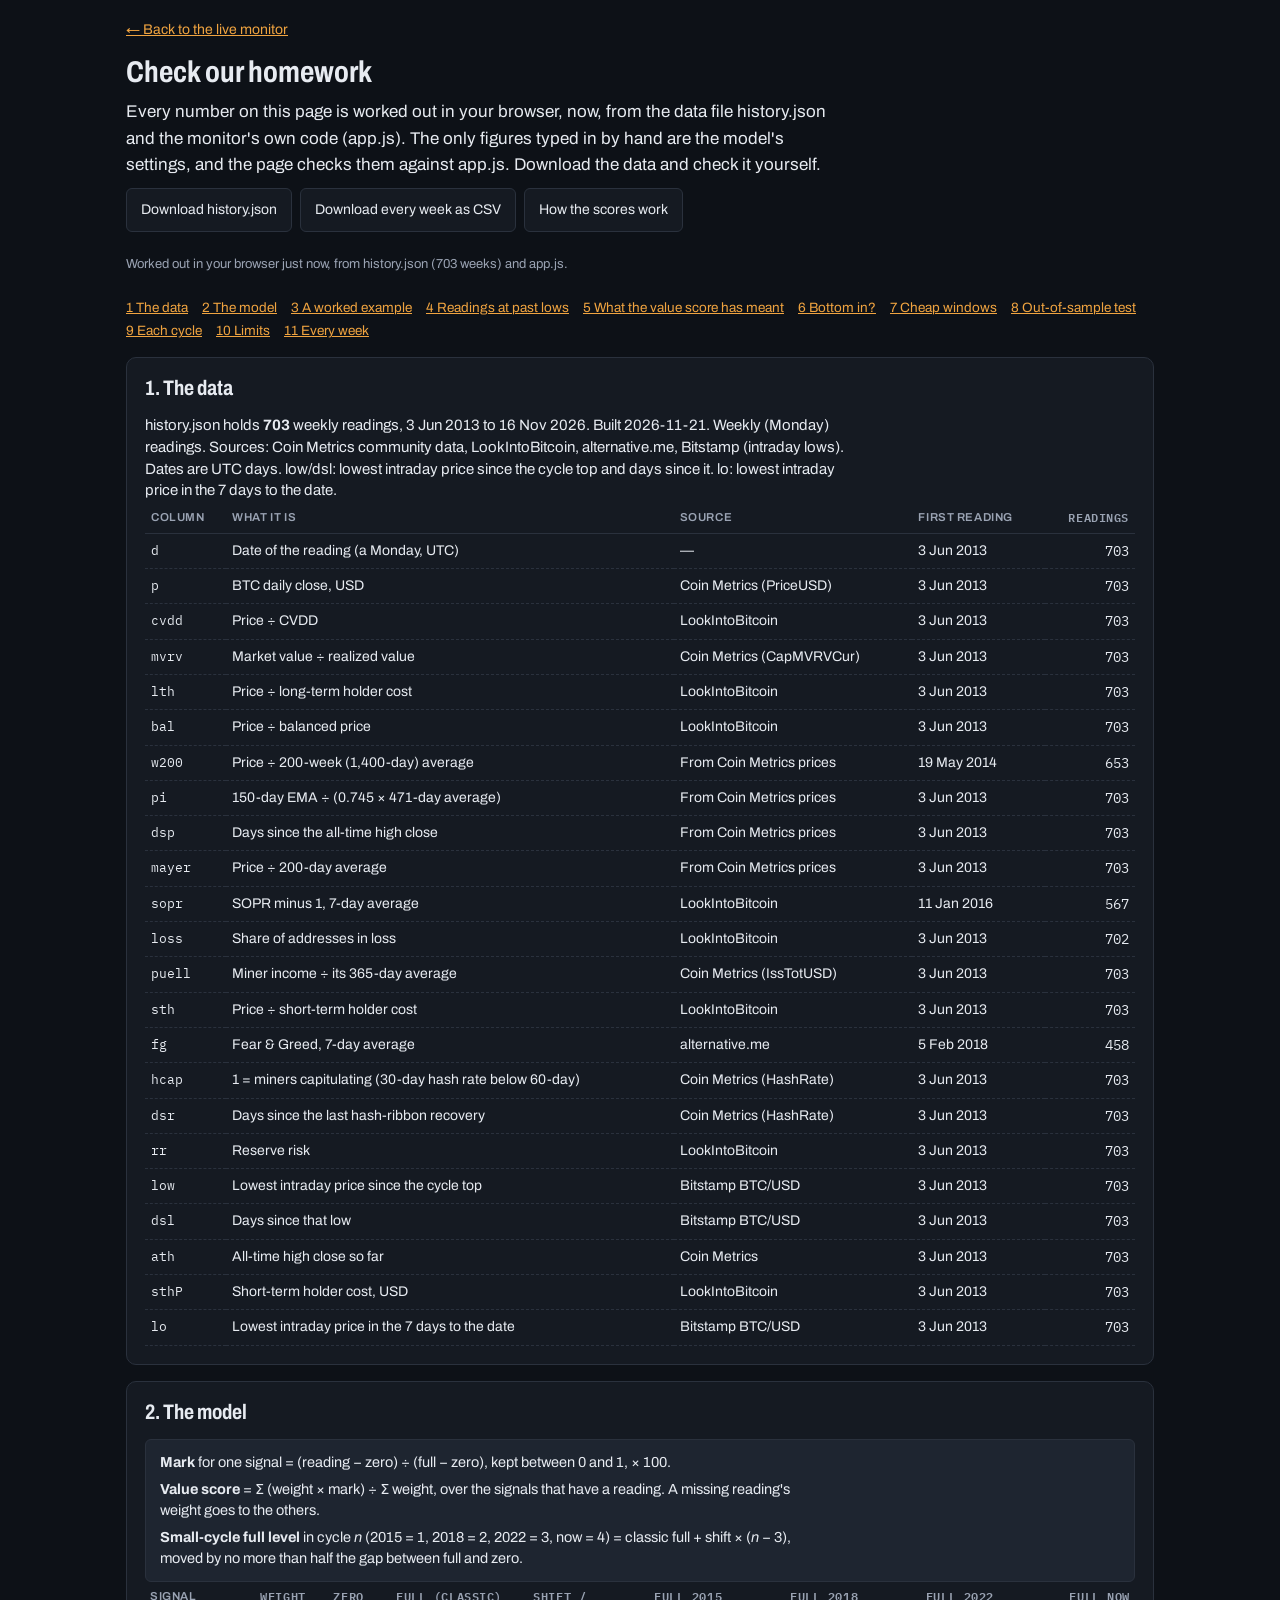
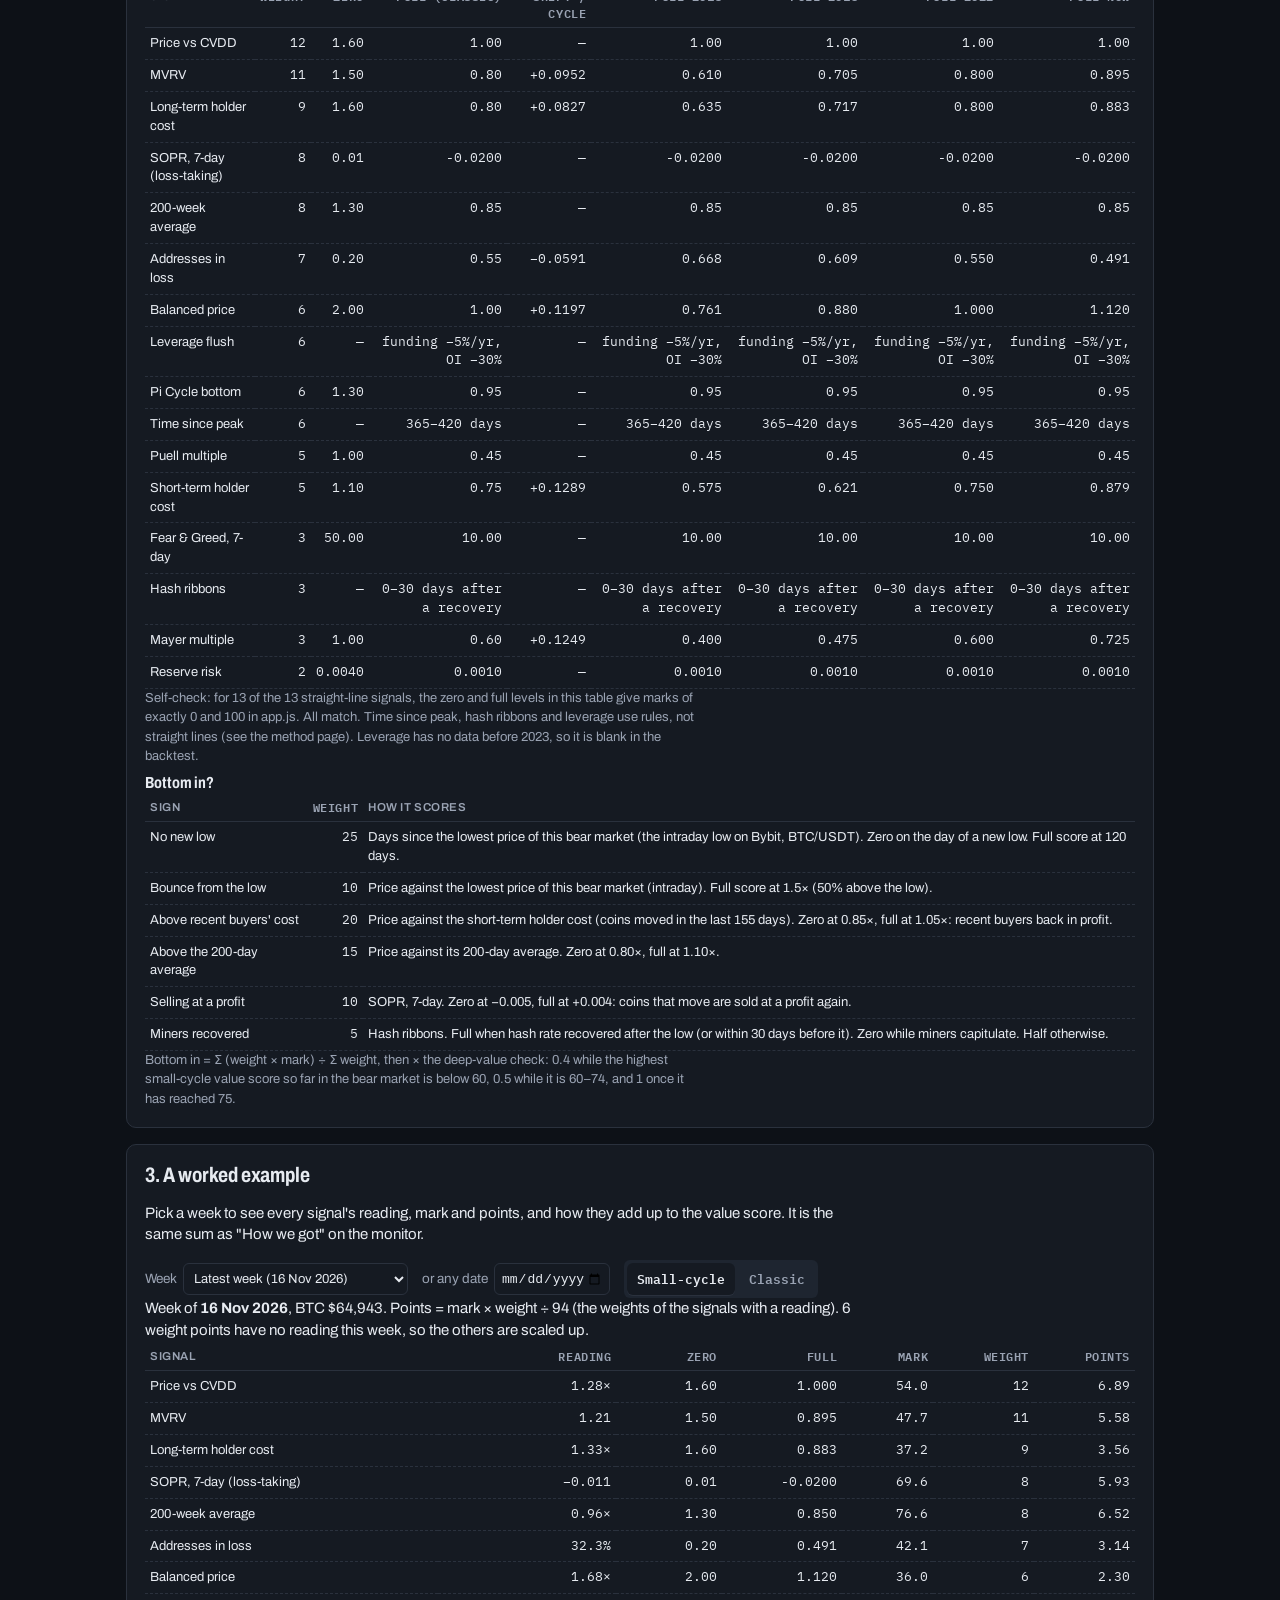
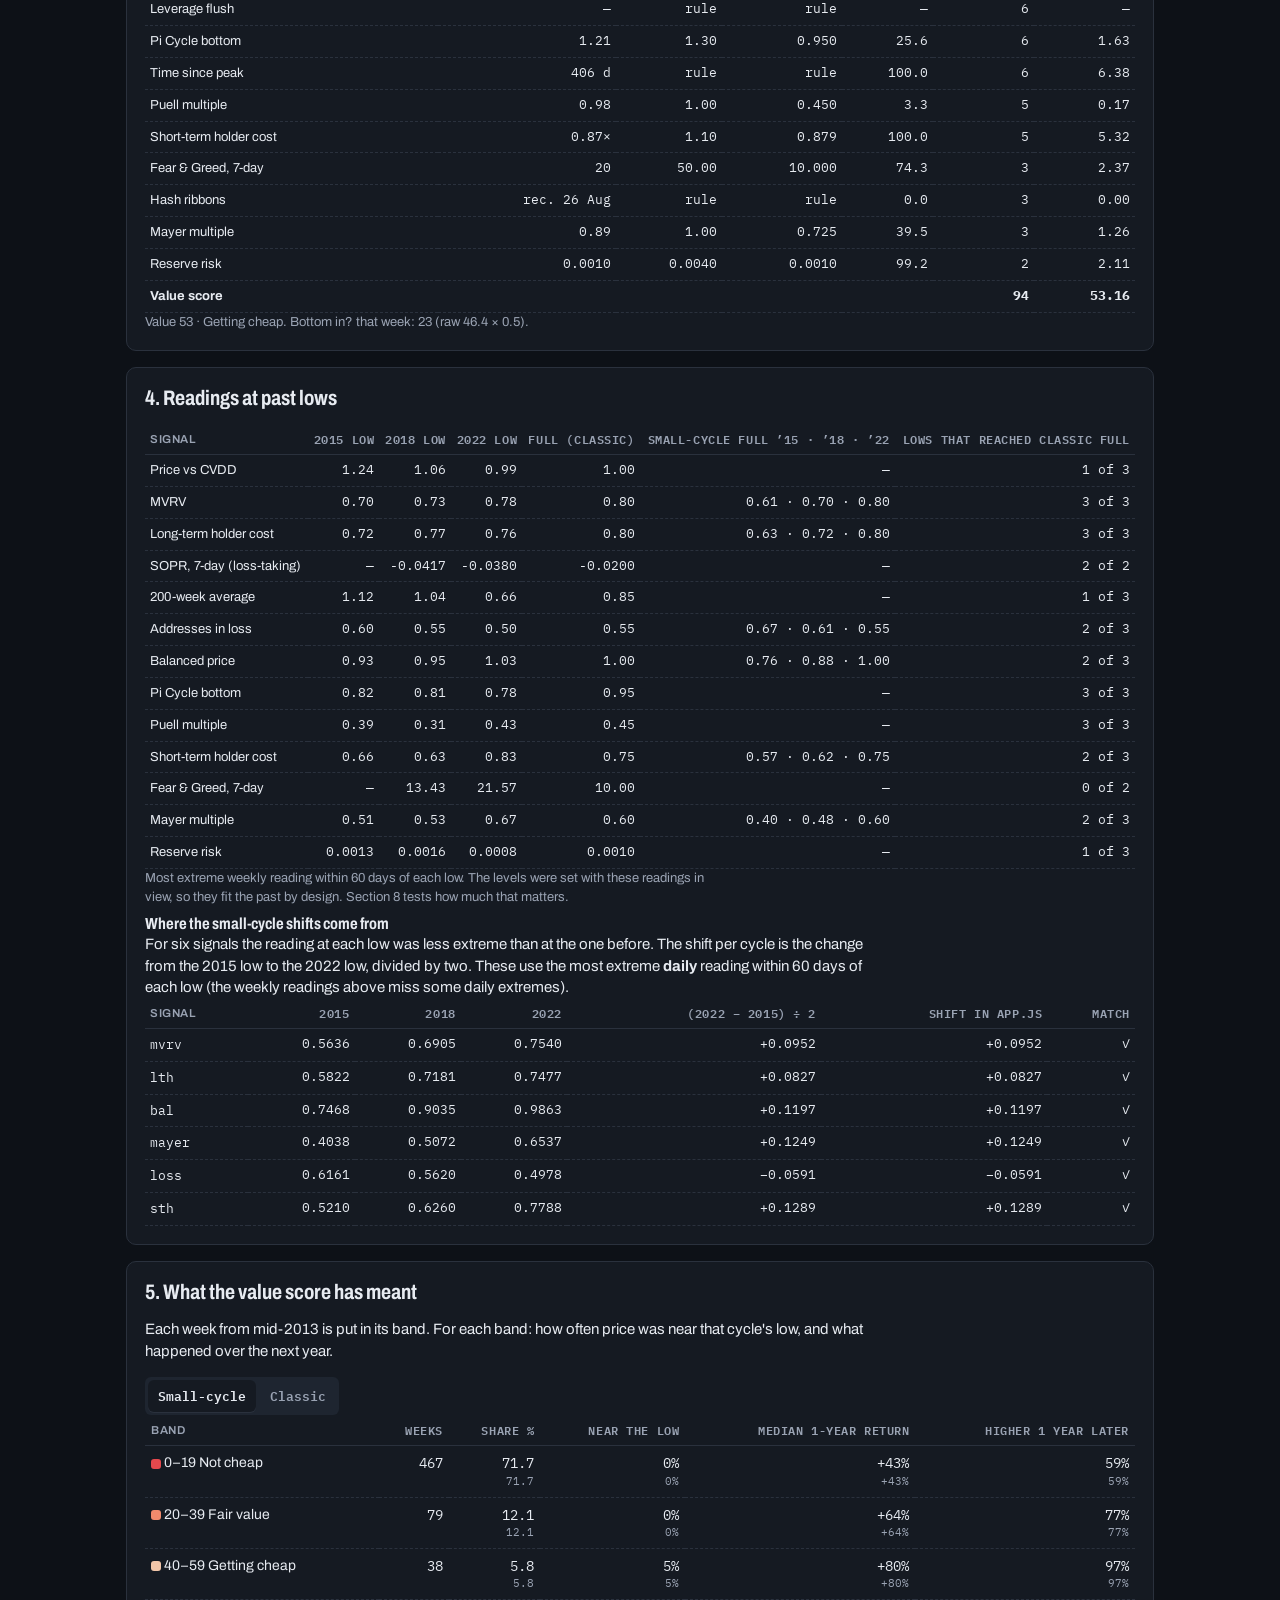
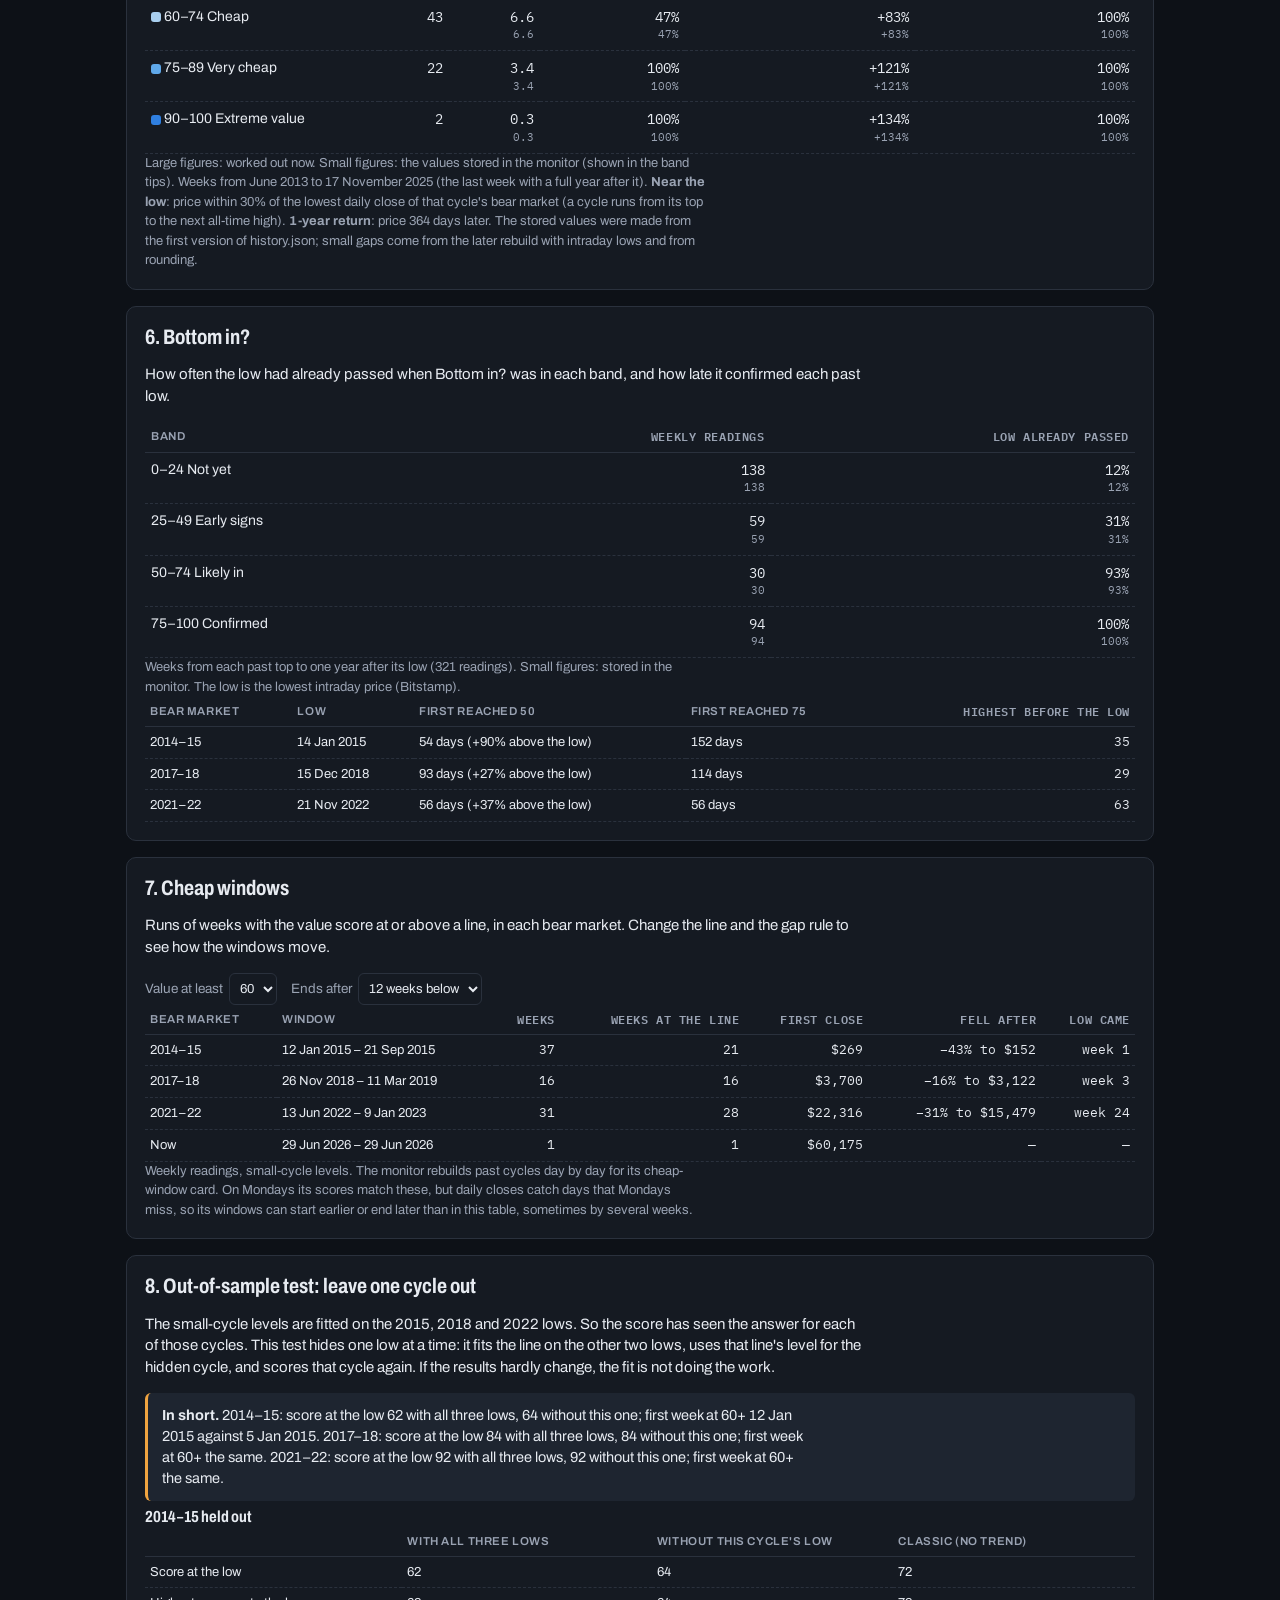
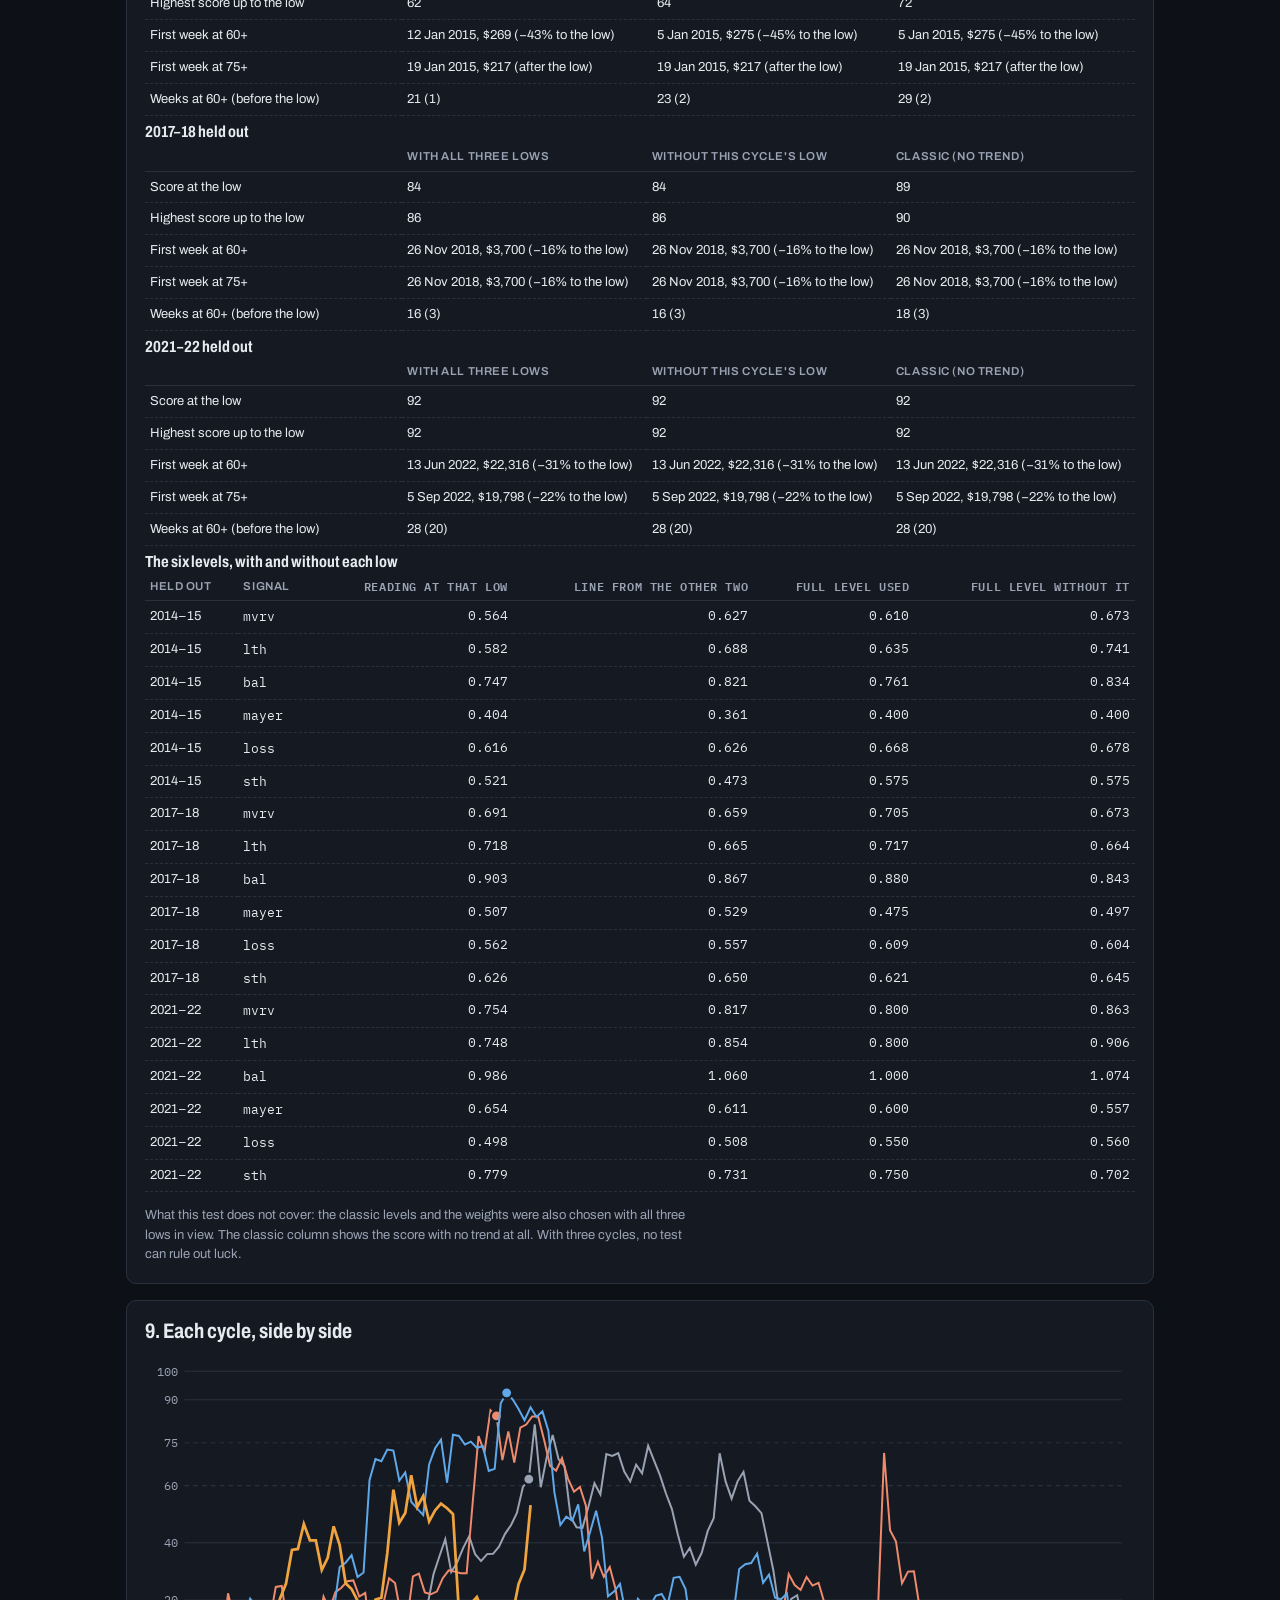
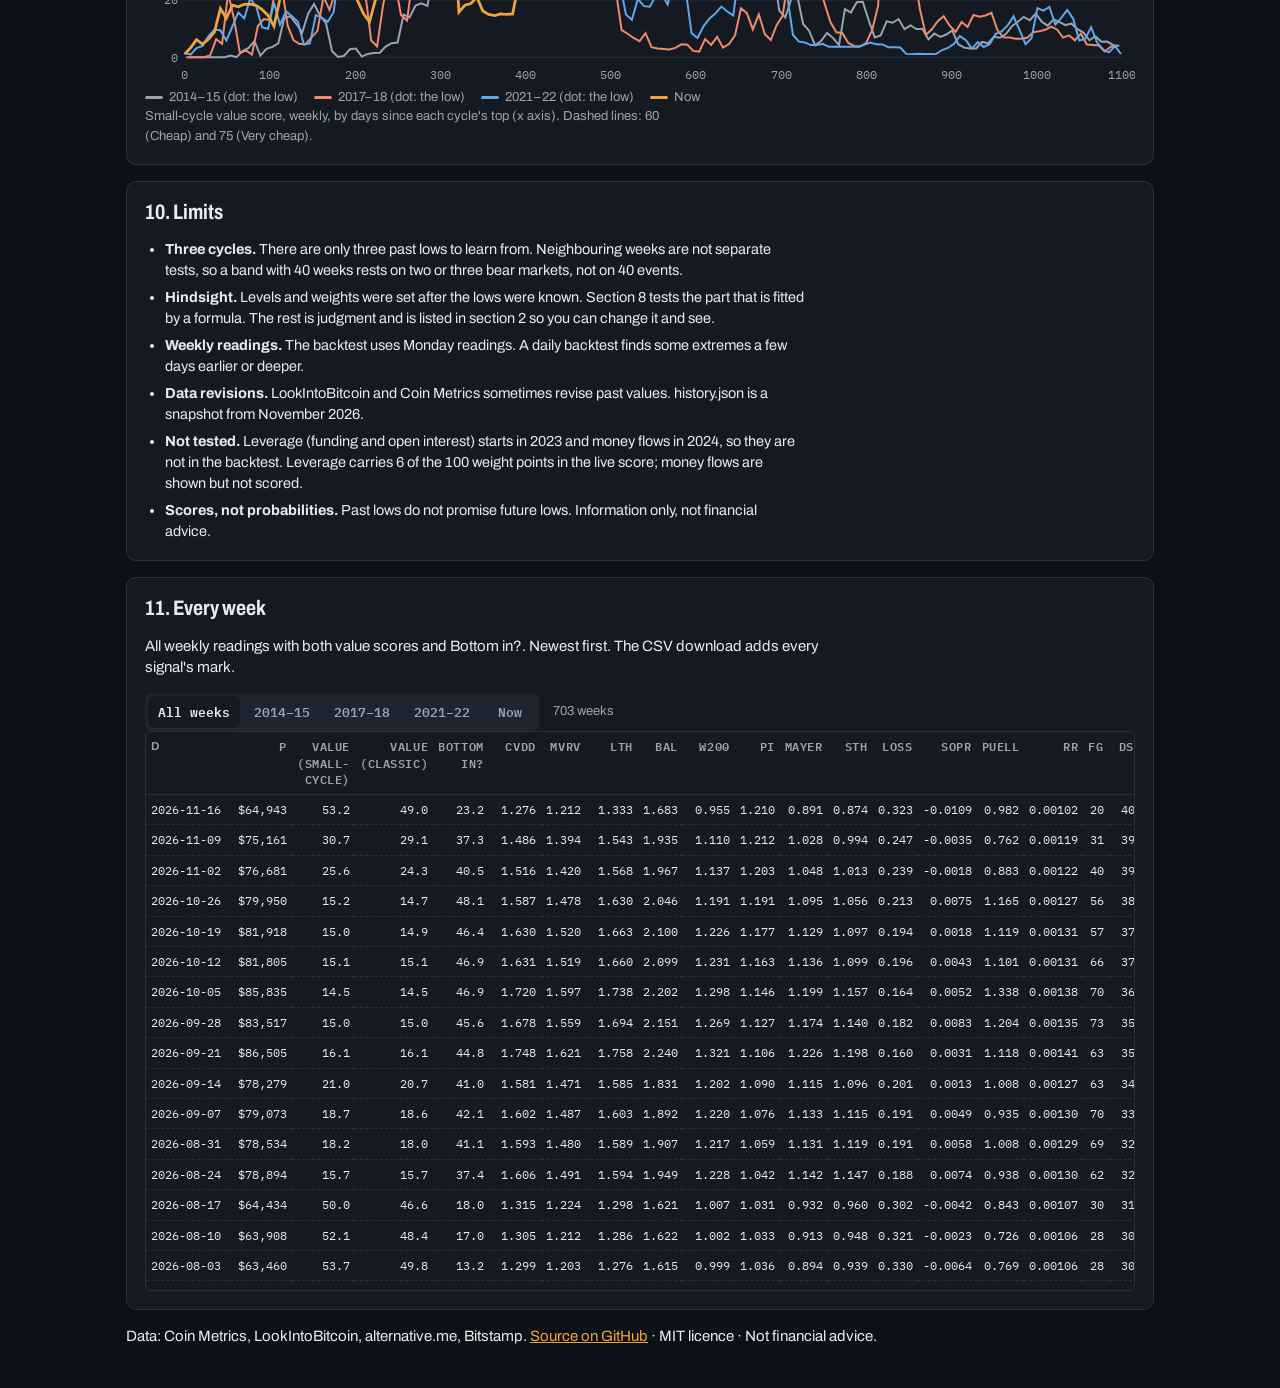
<file: backtest.html>
<!doctype html>
<html lang="en" data-skin="midnight" data-cb="0" data-light="0">
<head>
<meta charset="utf-8">
<meta name="viewport" content="width=device-width, initial-scale=1, viewport-fit=cover">
<title>Check our homework | BTC Value Monitor</title>
<meta name="description" content="The BTC Value Monitor backtest, worked out in your browser from the published data: formulas, levels, band statistics, Bottom in, cheap windows and an out-of-sample test.">
<link rel="preconnect" href="https://fonts.googleapis.com">
<link rel="preconnect" href="https://fonts.gstatic.com" crossorigin>
<link rel="stylesheet" href="https://fonts.googleapis.com/css2?family=Archivo:wdth,wght@75..100,400..700&family=IBM+Plex+Mono:wght@400;500;600&family=Inter:wght@400;500;600&family=Newsreader:opsz,wght@6..72,500..700&family=Space+Grotesk:wght@500;600;700&display=swap">
<link rel="stylesheet" href="skins.css?v=8">
<script>try { var k = localStorage.getItem("bbm.skin") || "midnight"; if (k === "auto") k = matchMedia("(prefers-color-scheme: light)").matches ? "daylight" : "midnight"; document.documentElement.setAttribute("data-skin", k); document.documentElement.setAttribute("data-light", k === "daylight" || k === "paper" ? "1" : "0"); document.documentElement.setAttribute("data-cb", localStorage.getItem("bbm.cb") === "1" ? "1" : "0"); } catch (e) {}</script>
<script src="prefs.js?v=8.1"></script>
<style>
.wrap { max-width: 1060px; }
.lede { font-size: 17px; line-height: 1.55; max-width: 72ch; margin: 0; }
.card p, .card li { max-width: 80ch; }
.card p { margin: 0; }
.card h3 { margin: 6px 0 0; font-size: 16px; }
.back { font-size: 14px; }
.dl { display: flex; flex-wrap: wrap; gap: 8px; }
.toc { display: flex; flex-wrap: wrap; gap: 4px 14px; font-size: 13.5px; }
.note { font-size: 13px; color: var(--muted); line-height: 1.5; }
.formula { display: flex; flex-direction: column; gap: 6px; padding: 12px 14px; border: 1px solid var(--line); border-radius: var(--rs); background: var(--surf2); font-size: 14.5px; }
.sum { padding: 12px 14px; border-left: 3px solid var(--accent); background: var(--surf2); border-radius: var(--rs); font-size: 14.5px; }
table.t { width: 100%; border-collapse: collapse; font-size: 14px; }
table.t th, table.t td { padding: 7px 6px; border-bottom: 1px dashed var(--line); text-align: left; vertical-align: top; }
table.t th { font-size: 11.5px; font-weight: 600; color: var(--muted); text-transform: uppercase; letter-spacing: .05em; border-bottom: 1px solid var(--line); }
table.t td.r, table.t th.r { text-align: right; font-family: var(--mono); }
table.t.sm { font-size: 13px; }
table.t.sm td, table.t.sm th { padding: 6px 5px; }
table.t.wk td { white-space: nowrap; font-family: var(--mono); font-size: 12px; }
table.t.loo td:first-child { width: 26%; }
.ref { display: block; font-size: 11px; color: var(--muted); }
.sw { display: inline-block; width: 10px; height: 10px; border-radius: 3px; vertical-align: middle; }
.tscroll { overflow-x: auto; }
.big { max-height: 560px; overflow: auto; border: 1px solid var(--line); border-radius: var(--rs); }
.big thead th { position: sticky; top: 0; background: var(--surf); }
.ctls { display: flex; flex-wrap: wrap; align-items: center; gap: 8px 14px; }
.ctl { display: inline-flex; align-items: center; gap: 6px; font-size: 13.5px; color: var(--muted); }
.sel-sm { height: 32px; padding: 0 6px; border-radius: var(--rs); border: 1px solid var(--line); background: var(--surf); color: var(--ink); font-size: 13px; }
.seg.seg-sm button { height: 32px; padding: 0 10px; font-size: 12.5px; }
#b-chart svg { width: 100%; height: auto; display: block; }
#b-chart text { font-family: var(--mono); font-size: 11px; fill: var(--muted); }
.leg { display: flex; flex-wrap: wrap; gap: 6px 16px; font-size: 13px; color: var(--muted); }
.leg span { display: inline-flex; align-items: center; gap: 6px; }
.leg i { width: 18px; height: 3px; border-radius: 2px; display: inline-block; }
ul.lim { margin: 0; padding-left: 20px; display: flex; flex-direction: column; gap: 6px; font-size: 14.5px; }
code { font-family: var(--mono); font-size: 12.5px; }
</style>
</head>
<body>
<div class="wrap">
  <a class="back" href="./">← Back to the live monitor</a>
  <header style="display:flex;flex-direction:column;gap:10px">
    <h1>Check our homework</h1>
    <p class="lede">Every number on this page is worked out in your browser, now, from the data file history.json and the monitor's own code (app.js). The only figures typed in by hand are the model's settings, and the page checks them against app.js. Download the data and check it yourself.</p>
    <div class="dl"><a class="btn" href="history.json" download>Download history.json</a><button type="button" class="btn" id="csv">Download every week as CSV</button><a class="btn" href="thesis.html">How the scores work</a></div>
    <p class="note" id="status">Loading history.json…</p>
    <nav class="toc" aria-label="Sections"><a href="#s1">1 The data</a><a href="#s2">2 The model</a><a href="#s3">3 A worked example</a><a href="#s4">4 Readings at past lows</a><a href="#s5">5 What the value score has meant</a><a href="#s6">6 Bottom in?</a><a href="#s7">7 Cheap windows</a><a href="#s8">8 Out-of-sample test</a><a href="#s9">9 Each cycle</a><a href="#s10">10 Limits</a><a href="#s11">11 Every week</a></nav>
  </header>

  <section class="card" id="s1"><h2>1. The data</h2><div id="b-data"></div></section>
  <section class="card" id="s2"><h2>2. The model</h2><div id="b-model"></div></section>
  <section class="card" id="s3"><h2>3. A worked example</h2><p>Pick a week to see every signal's reading, mark and points, and how they add up to the value score. It is the same sum as "How we got" on the monitor.</p><div id="b-ex"></div></section>
  <section class="card" id="s4"><h2>4. Readings at past lows</h2><div id="b-lows"></div></section>
  <section class="card" id="s5"><h2>5. What the value score has meant</h2><p>Each week from mid-2013 is put in its band. For each band: how often price was near that cycle's low, and what happened over the next year.</p><div id="b-bands"></div></section>
  <section class="card" id="s6"><h2>6. Bottom in?</h2><p>How often the low had already passed when Bottom in? was in each band, and how late it confirmed each past low.</p><div id="b-bi"></div></section>
  <section class="card" id="s7"><h2>7. Cheap windows</h2><p>Runs of weeks with the value score at or above a line, in each bear market. Change the line and the gap rule to see how the windows move.</p><div id="b-cw"></div></section>
  <section class="card" id="s8"><h2>8. Out-of-sample test: leave one cycle out</h2>
    <p>The small-cycle levels are fitted on the 2015, 2018 and 2022 lows. So the score has seen the answer for each of those cycles. This test hides one low at a time: it fits the line on the other two lows, uses that line's level for the hidden cycle, and scores that cycle again. If the results hardly change, the fit is not doing the work.</p>
    <div id="b-loo"></div>
    <p class="note">What this test does not cover: the classic levels and the weights were also chosen with all three lows in view. The classic column shows the score with no trend at all. With three cycles, no test can rule out luck.</p>
  </section>
  <section class="card" id="s9"><h2>9. Each cycle, side by side</h2><div id="b-chart"></div></section>
  <section class="card" id="s10"><h2>10. Limits</h2>
    <ul class="lim">
      <li><b>Three cycles.</b> There are only three past lows to learn from. Neighbouring weeks are not separate tests, so a band with 40 weeks rests on two or three bear markets, not on 40 events.</li>
      <li><b>Hindsight.</b> Levels and weights were set after the lows were known. Section 8 tests the part that is fitted by a formula. The rest is judgment and is listed in section 2 so you can change it and see.</li>
      <li><b>Weekly readings.</b> The backtest uses Monday readings. A daily backtest finds some extremes a few days earlier or deeper.</li>
      <li><b>Data revisions.</b> LookIntoBitcoin and Coin Metrics sometimes revise past values. history.json is a snapshot from November 2026.</li>
      <li><b>Not tested.</b> Leverage (funding and open interest) starts in 2023 and money flows in 2024, so they are not in the backtest. Leverage carries 6 of the 100 weight points in the live score; money flows are shown but not scored.</li>
      <li><b>Scores, not probabilities.</b> Past lows do not promise future lows. Information only, not financial advice.</li>
    </ul>
  </section>
  <section class="card" id="s11"><h2>11. Every week</h2><p>All weekly readings with both value scores and Bottom in?. Newest first. The CSV download adds every signal's mark.</p><div id="b-tab"></div></section>
  <footer class="foot"><span>Data: Coin Metrics, LookIntoBitcoin, alternative.me, Bitstamp. <a href="https://github.com/pipolarbear/btc-bottom-monitor">Source on GitHub</a> · MIT licence · Not financial advice.</span></footer>
</div>
<script>window.BVM_EXPORT = true;</script>
<script src="app.js?v=8.1"></script>
<script src="backtest.js?v=8"></script>
</body>
</html>
</file>
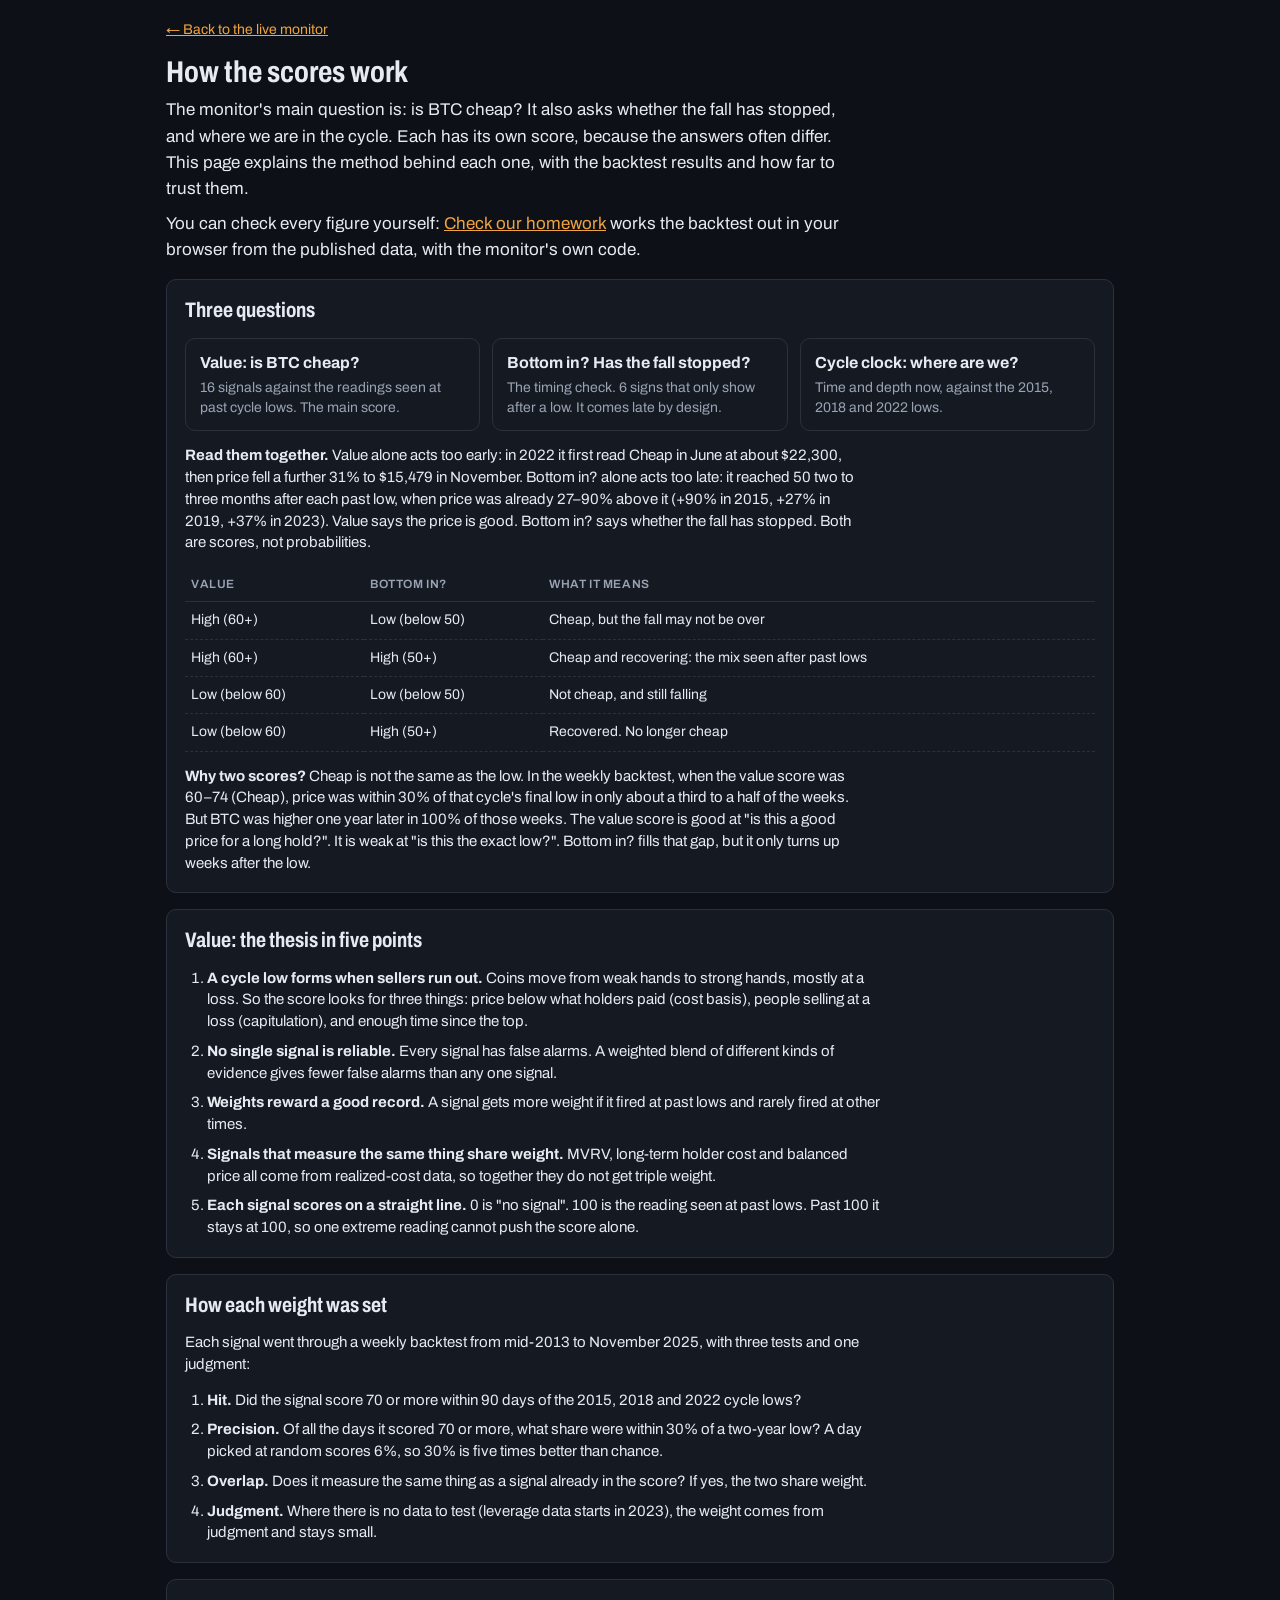
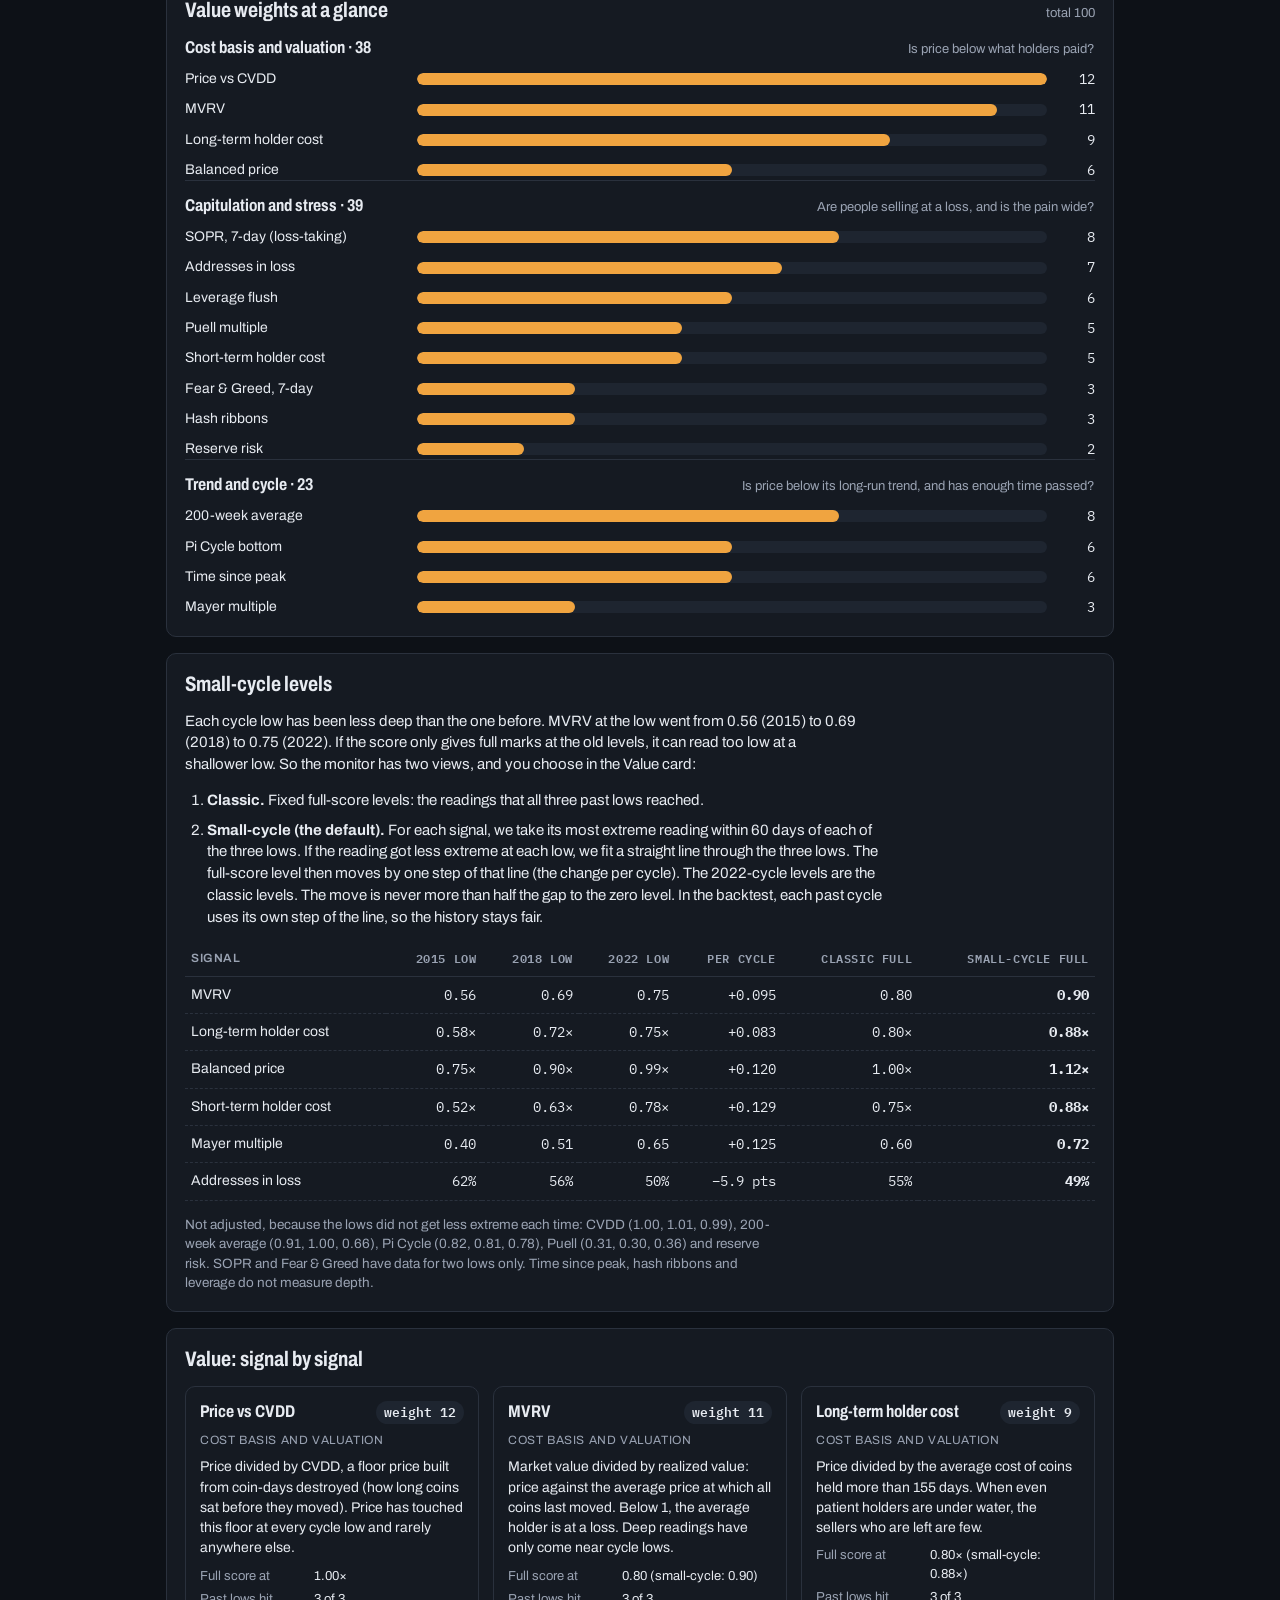
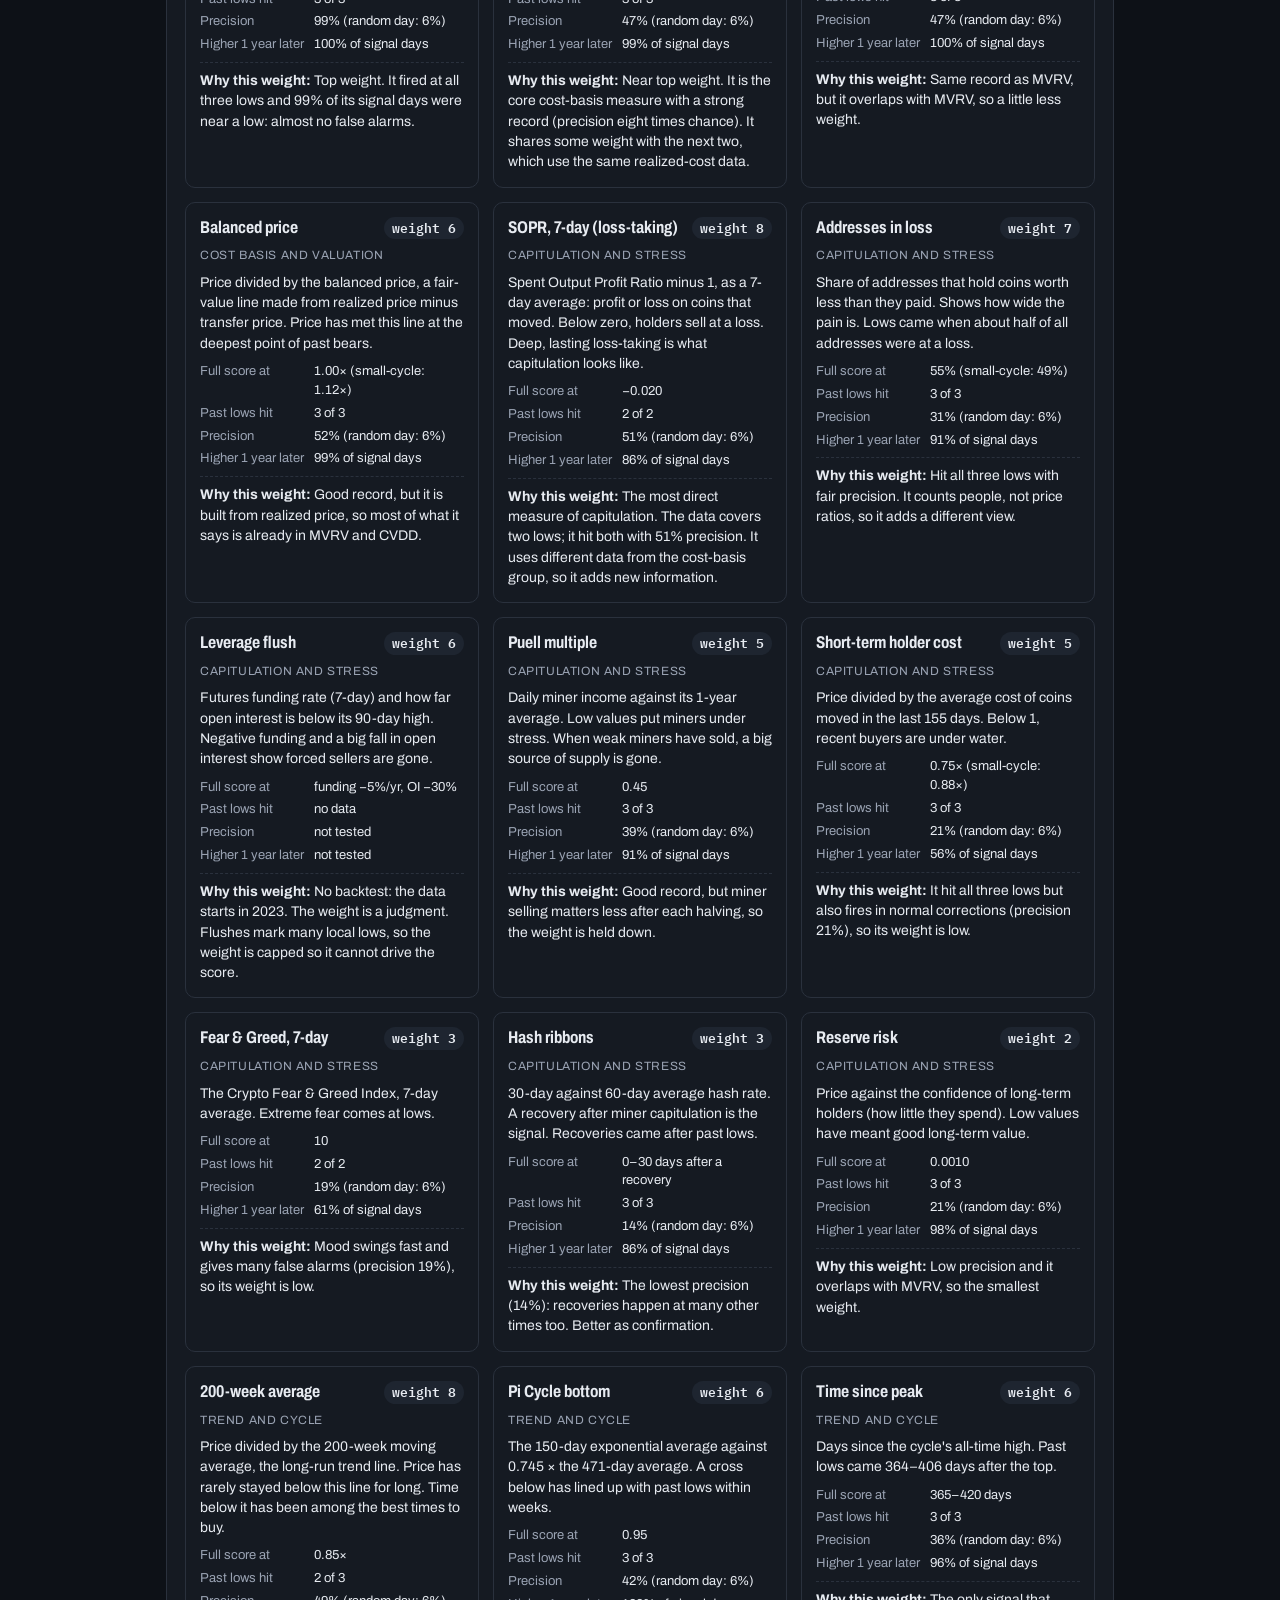
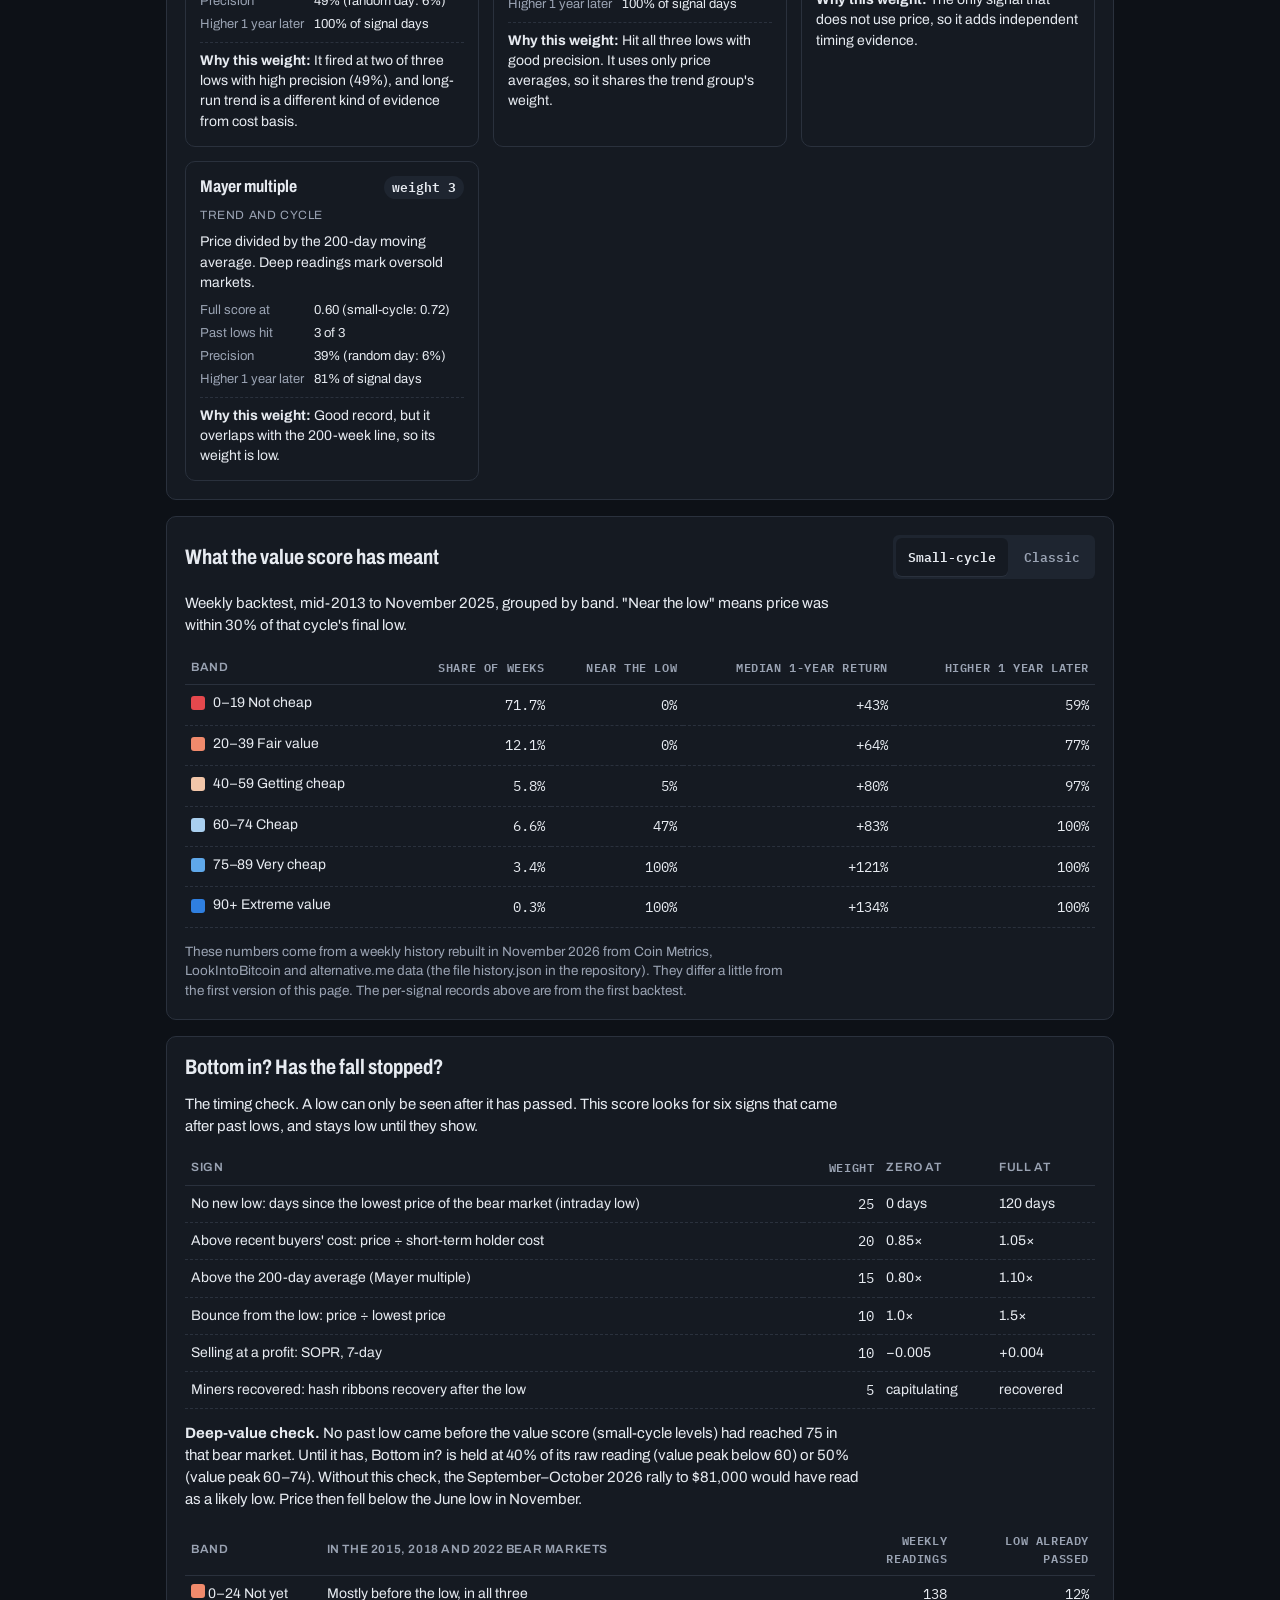
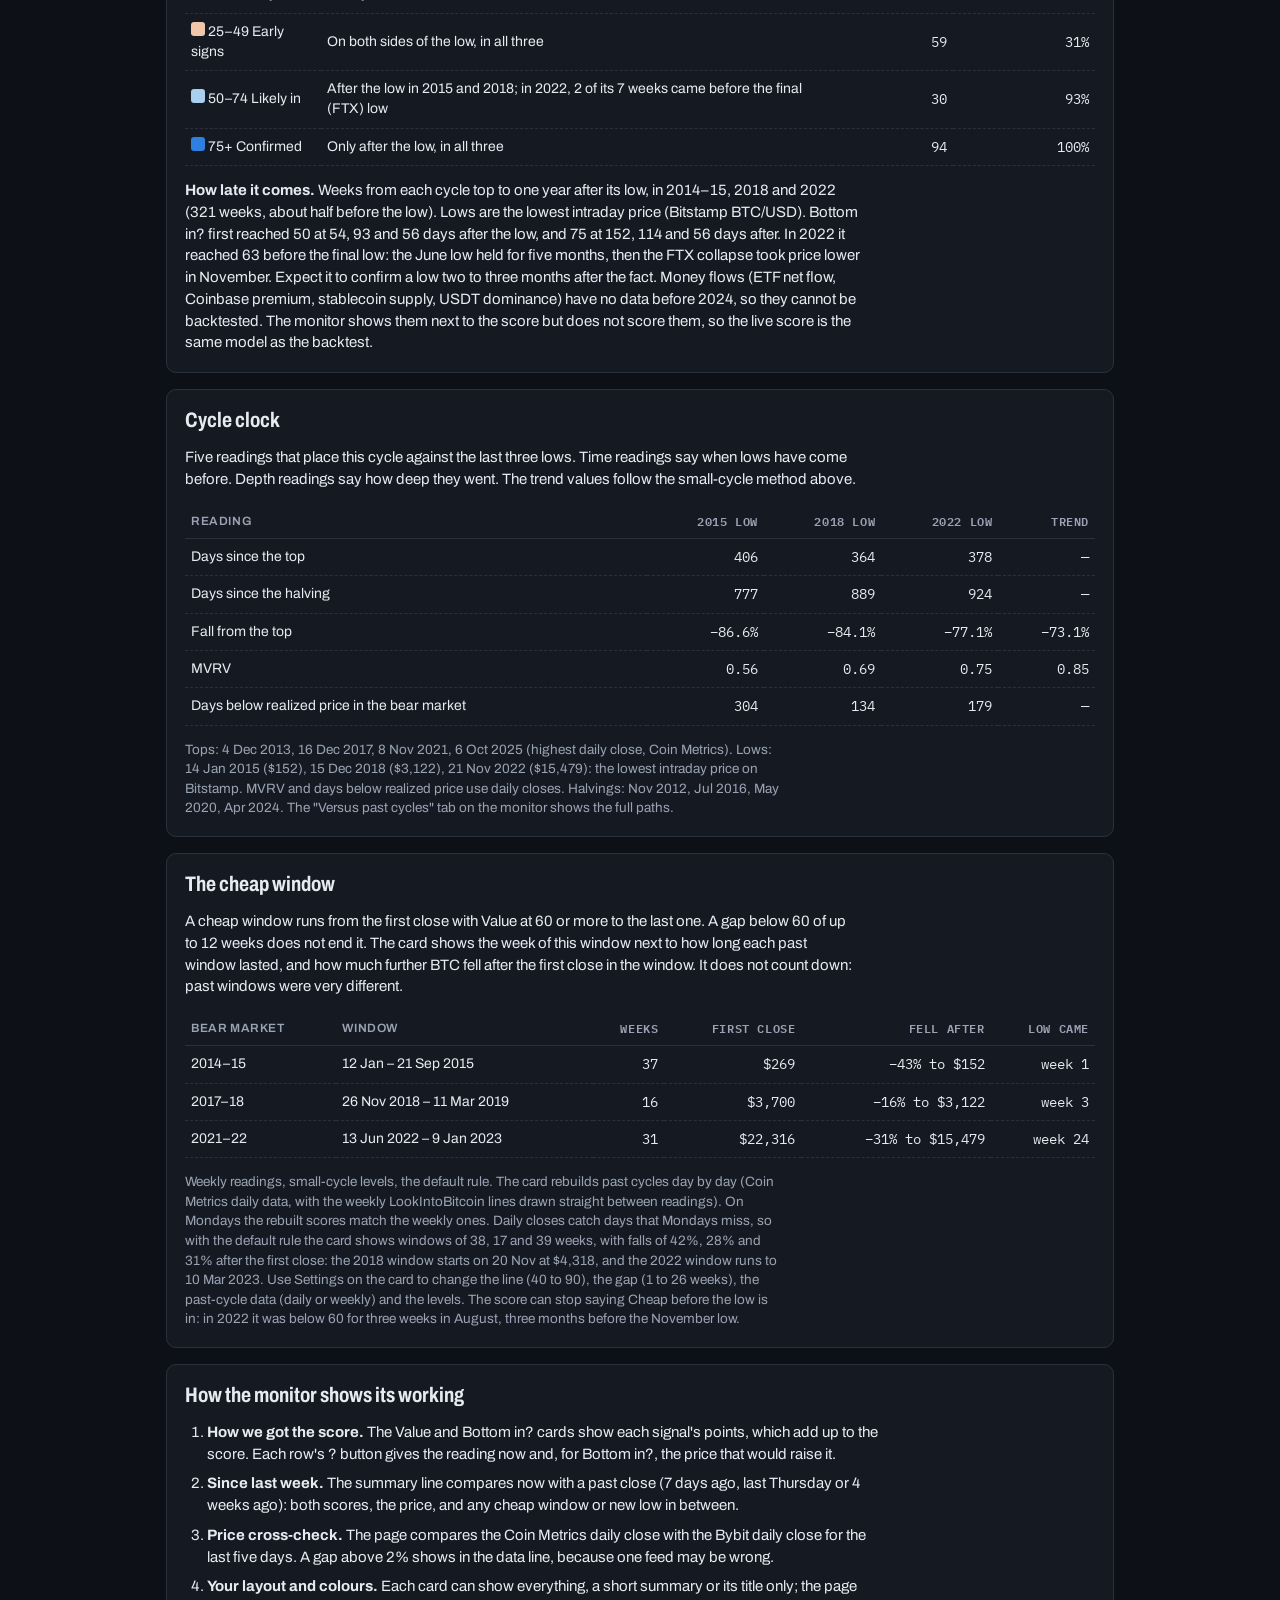
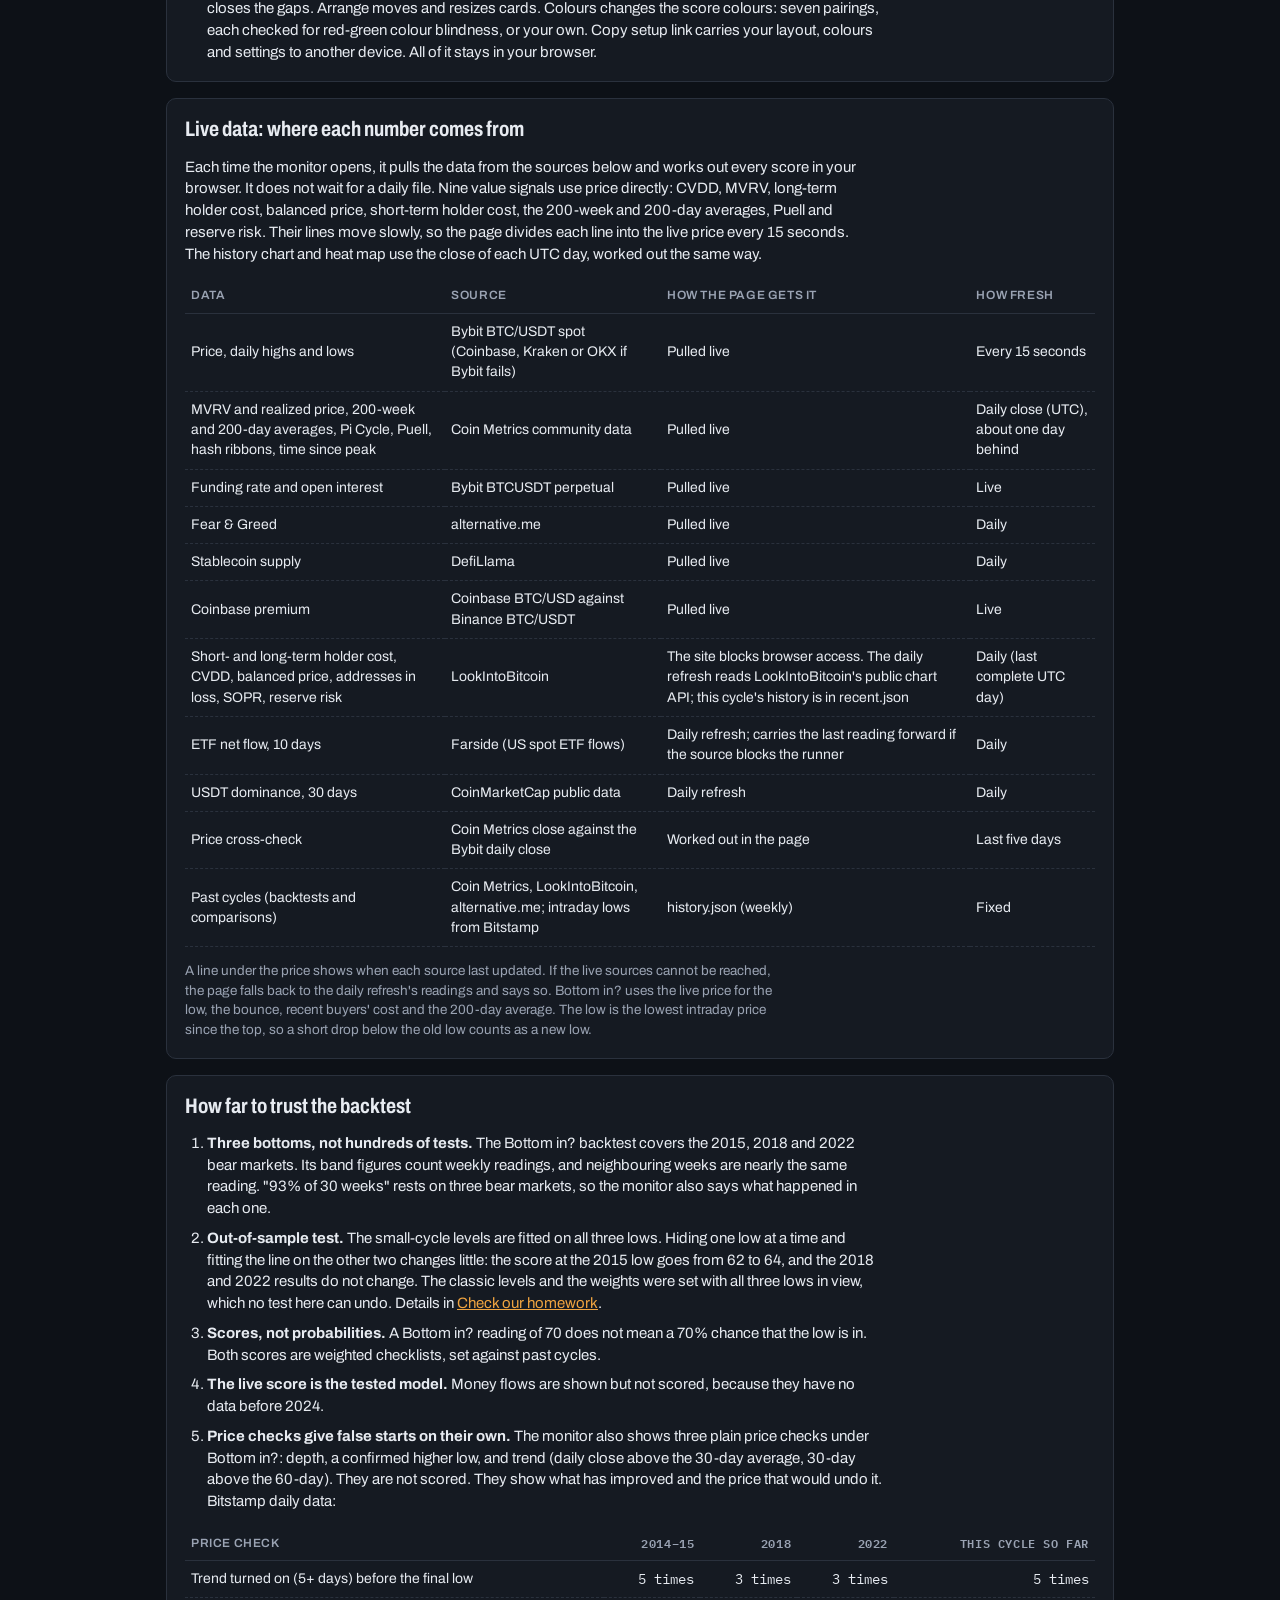
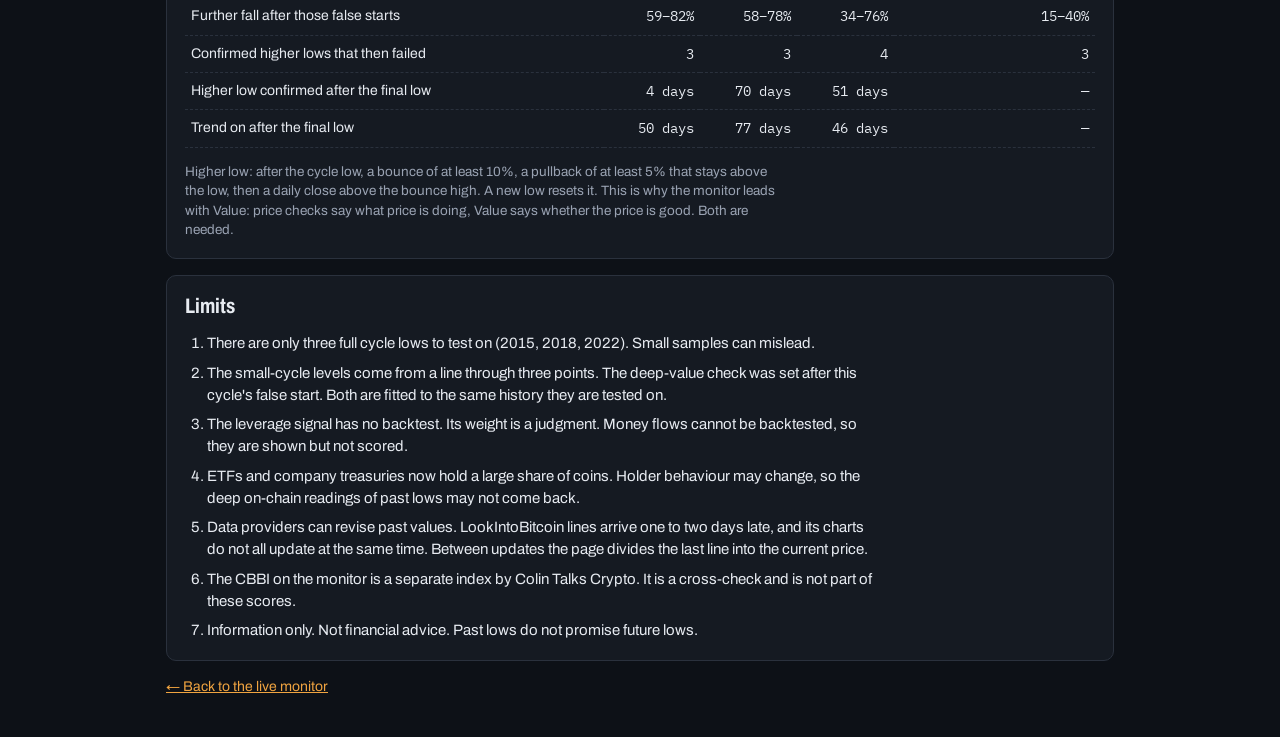
<file: thesis.html>
<!doctype html>
<html lang="en" data-skin="midnight" data-cb="0" data-light="0">
<head>
<meta charset="utf-8">
<meta name="viewport" content="width=device-width, initial-scale=1, viewport-fit=cover">
<title>How the scores work | BTC Value Monitor</title>
<meta name="description" content="How the BTC Value Monitor answers three questions: is BTC cheap, has the fall stopped, and where are we in the cycle. Weights, small-cycle levels and backtest results.">
<link rel="preconnect" href="https://fonts.googleapis.com">
<link rel="preconnect" href="https://fonts.gstatic.com" crossorigin>
<link rel="stylesheet" href="https://fonts.googleapis.com/css2?family=Archivo:wdth,wght@75..100,400..700&family=IBM+Plex+Mono:wght@400;500;600&family=Inter:wght@400;500;600&family=Newsreader:opsz,wght@6..72,500..700&family=Space+Grotesk:wght@500;600;700&display=swap">
<link rel="stylesheet" href="skins.css?v=8">
<script>try { var k = localStorage.getItem("bbm.skin") || "midnight"; if (k === "auto") k = matchMedia("(prefers-color-scheme: light)").matches ? "daylight" : "midnight"; document.documentElement.setAttribute("data-skin", k); document.documentElement.setAttribute("data-light", k === "daylight" || k === "paper" ? "1" : "0"); document.documentElement.setAttribute("data-cb", localStorage.getItem("bbm.cb") === "1" ? "1" : "0"); } catch (e) {}</script>
<script src="prefs.js?v=9"></script>
<style>
.wrap { max-width: 980px; }
.lede { font-size: 17px; line-height: 1.55; max-width: 70ch; margin: 0; }
.card p, .card li { max-width: 75ch; }
.card p { margin: 0; }
ol.pts { margin: 0; padding-left: 22px; display: flex; flex-direction: column; gap: 8px; }
.grp { display: flex; flex-direction: column; gap: 10px; }
.grp + .grp { border-top: 1px solid var(--line); padding-top: 14px; }
.grp-h { display: flex; justify-content: space-between; align-items: baseline; gap: 8px; }
.wrow { display: grid; grid-template-columns: minmax(140px, 220px) minmax(0, 1fr) 36px; gap: 12px; align-items: center; font-size: 14px; }
.wbar { height: 12px; border-radius: 999px; background: var(--surf2); position: relative; overflow: hidden; }
.wbar > i { position: absolute; inset: 0 auto 0 0; border-radius: 999px; background: var(--accent); }
.wrow .v { font-family: var(--mono); text-align: right; }
.sigs { display: grid; grid-template-columns: repeat(auto-fill, minmax(290px, 1fr)); gap: 14px; }
.sc { border: 1px solid var(--line); border-radius: var(--r); padding: 14px; display: flex; flex-direction: column; gap: 8px; background: var(--surf); }
.sc-h { display: flex; justify-content: space-between; align-items: baseline; gap: 8px; }
.sc .wt { font-family: var(--mono); font-weight: 600; font-size: 13px; padding: 2px 8px; border-radius: 999px; background: var(--surf2); white-space: nowrap; }
.sc .grpn { font-size: 12px; letter-spacing: .05em; text-transform: uppercase; color: var(--muted); }
.sc dl { margin: 0; display: grid; grid-template-columns: auto 1fr; gap: 4px 10px; font-size: 13px; }
.sc dt { color: var(--muted); }
.sc dd { margin: 0; }
.sc p { font-size: 14px; }
.sc .why { border-top: 1px dashed var(--line); padding-top: 8px; }
table.t { width: 100%; border-collapse: collapse; font-size: 14px; }
table.t th, table.t td { padding: 8px 6px; border-bottom: 1px dashed var(--line); text-align: left; }
table.t th { font-size: 12px; font-weight: 600; color: var(--muted); text-transform: uppercase; letter-spacing: .05em; border-bottom: 1px solid var(--line); }
table.t td.r, table.t th.r { text-align: right; font-family: var(--mono); }
.tscroll { overflow-x: auto; }
.back { font-size: 14px; }
.qs { display: grid; grid-template-columns: repeat(3, minmax(0, 1fr)); gap: 12px; }
.qs > div { border: 1px solid var(--line); border-radius: var(--r); padding: 12px 14px; display: flex; flex-direction: column; gap: 4px; }
.qs b { font-size: 16px; }
.qs span { font-size: 14px; color: var(--muted); }
.seg { align-self: flex-start; }
.note { font-size: 13.5px; color: var(--muted); }
@media (max-width: 700px) { .qs { grid-template-columns: 1fr; } }
</style>
</head>
<body>
<div class="wrap">
  <a class="back" href="./">← Back to the live monitor</a>
  <header style="display:flex;flex-direction:column;gap:8px">
    <h1>How the scores work</h1>
    <p class="lede">The monitor's main question is: is BTC cheap? It also asks whether the fall has stopped, and where we are in the cycle. Each has its own score, because the answers often differ. This page explains the method behind each one, with the backtest results and how far to trust them.</p>
    <p class="lede">You can check every figure yourself: <a href="backtest.html">Check our homework</a> works the backtest out in your browser from the published data, with the monitor's own code.</p>
  </header>

  <section class="card" aria-labelledby="h-q">
    <h2 id="h-q">Three questions</h2>
    <div class="qs">
      <div><b>Value: is BTC cheap?</b><span>16 signals against the readings seen at past cycle lows. The main score.</span></div>
      <div><b>Bottom in? Has the fall stopped?</b><span>The timing check. 6 signs that only show after a low. It comes late by design.</span></div>
      <div><b>Cycle clock: where are we?</b><span>Time and depth now, against the 2015, 2018 and 2022 lows.</span></div>
    </div>
    <p><b>Read them together.</b> Value alone acts too early: in 2022 it first read Cheap in June at about $22,300, then price fell a further 31% to $15,479 in November. Bottom in? alone acts too late: it reached 50 two to three months after each past low, when price was already 27–90% above it (+90% in 2015, +27% in 2019, +37% in 2023). Value says the price is good. Bottom in? says whether the fall has stopped. Both are scores, not probabilities.</p>
    <div class="tscroll"><table class="t">
      <thead><tr><th>Value</th><th>Bottom in?</th><th>What it means</th></tr></thead>
      <tbody>
        <tr><td>High (60+)</td><td>Low (below 50)</td><td>Cheap, but the fall may not be over</td></tr>
        <tr><td>High (60+)</td><td>High (50+)</td><td>Cheap and recovering: the mix seen after past lows</td></tr>
        <tr><td>Low (below 60)</td><td>Low (below 50)</td><td>Not cheap, and still falling</td></tr>
        <tr><td>Low (below 60)</td><td>High (50+)</td><td>Recovered. No longer cheap</td></tr>
      </tbody>
    </table></div>
    <p><b>Why two scores?</b> Cheap is not the same as the low. In the weekly backtest, when the value score was 60–74 (Cheap), price was within 30% of that cycle's final low in only about a third to a half of the weeks. But BTC was higher one year later in 100% of those weeks. The value score is good at "is this a good price for a long hold?". It is weak at "is this the exact low?". Bottom in? fills that gap, but it only turns up weeks after the low.</p>
  </section>

  <section class="card" aria-labelledby="h-thesis">
    <h2 id="h-thesis">Value: the thesis in five points</h2>
    <ol class="pts">
      <li><b>A cycle low forms when sellers run out.</b> Coins move from weak hands to strong hands, mostly at a loss. So the score looks for three things: price below what holders paid (cost basis), people selling at a loss (capitulation), and enough time since the top.</li>
      <li><b>No single signal is reliable.</b> Every signal has false alarms. A weighted blend of different kinds of evidence gives fewer false alarms than any one signal.</li>
      <li><b>Weights reward a good record.</b> A signal gets more weight if it fired at past lows and rarely fired at other times.</li>
      <li><b>Signals that measure the same thing share weight.</b> MVRV, long-term holder cost and balanced price all come from realized-cost data, so together they do not get triple weight.</li>
      <li><b>Each signal scores on a straight line.</b> 0 is "no signal". 100 is the reading seen at past lows. Past 100 it stays at 100, so one extreme reading cannot push the score alone.</li>
    </ol>
  </section>

  <section class="card" aria-labelledby="h-tests">
    <h2 id="h-tests">How each weight was set</h2>
    <p>Each signal went through a weekly backtest from mid-2013 to November 2025, with three tests and one judgment:</p>
    <ol class="pts">
      <li><b>Hit.</b> Did the signal score 70 or more within 90 days of the 2015, 2018 and 2022 cycle lows?</li>
      <li><b>Precision.</b> Of all the days it scored 70 or more, what share were within 30% of a two-year low? A day picked at random scores 6%, so 30% is five times better than chance.</li>
      <li><b>Overlap.</b> Does it measure the same thing as a signal already in the score? If yes, the two share weight.</li>
      <li><b>Judgment.</b> Where there is no data to test (leverage data starts in 2023), the weight comes from judgment and stays small.</li>
    </ol>
  </section>

  <section class="card" aria-labelledby="h-glance">
    <div class="card-h"><h2 id="h-glance">Value weights at a glance</h2><span class="sub">total 100</span></div>
    <div id="groups"></div>
  </section>

  <section class="card" aria-labelledby="h-small">
    <h2 id="h-small">Small-cycle levels</h2>
    <p>Each cycle low has been less deep than the one before. MVRV at the low went from 0.56 (2015) to 0.69 (2018) to 0.75 (2022). If the score only gives full marks at the old levels, it can read too low at a shallower low. So the monitor has two views, and you choose in the Value card:</p>
    <ol class="pts">
      <li><b>Classic.</b> Fixed full-score levels: the readings that all three past lows reached.</li>
      <li><b>Small-cycle (the default).</b> For each signal, we take its most extreme reading within 60 days of each of the three lows. If the reading got less extreme at each low, we fit a straight line through the three lows. The full-score level then moves by one step of that line (the change per cycle). The 2022-cycle levels are the classic levels. The move is never more than half the gap to the zero level. In the backtest, each past cycle uses its own step of the line, so the history stays fair.</li>
    </ol>
    <div class="tscroll"><table class="t">
      <thead><tr><th>Signal</th><th class="r">2015 low</th><th class="r">2018 low</th><th class="r">2022 low</th><th class="r">Per cycle</th><th class="r">Classic full</th><th class="r">Small-cycle full</th></tr></thead>
      <tbody id="small"></tbody>
    </table></div>
    <p class="note">Not adjusted, because the lows did not get less extreme each time: CVDD (1.00, 1.01, 0.99), 200-week average (0.91, 1.00, 0.66), Pi Cycle (0.82, 0.81, 0.78), Puell (0.31, 0.30, 0.36) and reserve risk. SOPR and Fear &amp; Greed have data for two lows only. Time since peak, hash ribbons and leverage do not measure depth.</p>
  </section>

  <section class="card" aria-labelledby="h-each">
    <h2 id="h-each">Value: signal by signal</h2>
    <div class="sigs" id="sigs"></div>
  </section>

  <section class="card" aria-labelledby="h-bands">
    <div class="card-h" style="align-items:center"><h2 id="h-bands">What the value score has meant</h2>
      <div class="seg" role="group" aria-label="Levels" id="bmode"><button type="button" data-m="adj" aria-pressed="true">Small-cycle</button><button type="button" data-m="classic" aria-pressed="false">Classic</button></div></div>
    <p>Weekly backtest, mid-2013 to November 2025, grouped by band. "Near the low" means price was within 30% of that cycle's final low.</p>
    <div class="tscroll"><table class="t">
      <thead><tr><th>Band</th><th class="r">Share of weeks</th><th class="r">Near the low</th><th class="r">Median 1-year return</th><th class="r">Higher 1 year later</th></tr></thead>
      <tbody id="bands"></tbody>
    </table></div>
    <p class="note">These numbers come from a weekly history rebuilt in November 2026 from Coin Metrics, LookIntoBitcoin and alternative.me data (the file history.json in the repository). They differ a little from the first version of this page. The per-signal records above are from the first backtest.</p>
  </section>

  <section class="card" aria-labelledby="h-bi">
    <h2 id="h-bi">Bottom in? Has the fall stopped?</h2>
    <p>The timing check. A low can only be seen after it has passed. This score looks for six signs that came after past lows, and stays low until they show.</p>
    <div class="tscroll"><table class="t">
      <thead><tr><th>Sign</th><th class="r">Weight</th><th>Zero at</th><th>Full at</th></tr></thead>
      <tbody>
        <tr><td>No new low: days since the lowest price of the bear market (intraday low)</td><td class="r">25</td><td>0 days</td><td>120 days</td></tr>
        <tr><td>Above recent buyers' cost: price ÷ short-term holder cost</td><td class="r">20</td><td>0.85×</td><td>1.05×</td></tr>
        <tr><td>Above the 200-day average (Mayer multiple)</td><td class="r">15</td><td>0.80×</td><td>1.10×</td></tr>
        <tr><td>Bounce from the low: price ÷ lowest price</td><td class="r">10</td><td>1.0×</td><td>1.5×</td></tr>
        <tr><td>Selling at a profit: SOPR, 7-day</td><td class="r">10</td><td>−0.005</td><td>+0.004</td></tr>
        <tr><td>Miners recovered: hash ribbons recovery after the low</td><td class="r">5</td><td>capitulating</td><td>recovered</td></tr>
      </tbody>
    </table></div>
    <p><b>Deep-value check.</b> No past low came before the value score (small-cycle levels) had reached 75 in that bear market. Until it has, Bottom in? is held at 40% of its raw reading (value peak below 60) or 50% (value peak 60–74). Without this check, the September–October 2026 rally to $81,000 would have read as a likely low. Price then fell below the June low in November.</p>
    <div class="tscroll"><table class="t">
      <thead><tr><th>Band</th><th>In the 2015, 2018 and 2022 bear markets</th><th class="r">Weekly readings</th><th class="r">Low already passed</th></tr></thead>
      <tbody>
        <tr><td><span class="sw" style="background:var(--b1)"></span> 0–24 Not yet</td><td>Mostly before the low, in all three</td><td class="r">138</td><td class="r">12%</td></tr>
        <tr><td><span class="sw" style="background:var(--b2)"></span> 25–49 Early signs</td><td>On both sides of the low, in all three</td><td class="r">59</td><td class="r">31%</td></tr>
        <tr><td><span class="sw" style="background:var(--b3)"></span> 50–74 Likely in</td><td>After the low in 2015 and 2018; in 2022, 2 of its 7 weeks came before the final (FTX) low</td><td class="r">30</td><td class="r">93%</td></tr>
        <tr><td><span class="sw" style="background:var(--b5)"></span> 75+ Confirmed</td><td>Only after the low, in all three</td><td class="r">94</td><td class="r">100%</td></tr>
      </tbody>
    </table></div>
    <p><b>How late it comes.</b> Weeks from each cycle top to one year after its low, in 2014–15, 2018 and 2022 (321 weeks, about half before the low). Lows are the lowest intraday price (Bitstamp BTC/USD). Bottom in? first reached 50 at 54, 93 and 56 days after the low, and 75 at 152, 114 and 56 days after. In 2022 it reached 63 before the final low: the June low held for five months, then the FTX collapse took price lower in November. Expect it to confirm a low two to three months after the fact. Money flows (ETF net flow, Coinbase premium, stablecoin supply, USDT dominance) have no data before 2024, so they cannot be backtested. The monitor shows them next to the score but does not score them, so the live score is the same model as the backtest.</p>
  </section>

  <section class="card" aria-labelledby="h-clock">
    <h2 id="h-clock">Cycle clock</h2>
    <p>Five readings that place this cycle against the last three lows. Time readings say when lows have come before. Depth readings say how deep they went. The trend values follow the small-cycle method above.</p>
    <div class="tscroll"><table class="t">
      <thead><tr><th>Reading</th><th class="r">2015 low</th><th class="r">2018 low</th><th class="r">2022 low</th><th class="r">Trend</th></tr></thead>
      <tbody>
        <tr><td>Days since the top</td><td class="r">406</td><td class="r">364</td><td class="r">378</td><td class="r">—</td></tr>
        <tr><td>Days since the halving</td><td class="r">777</td><td class="r">889</td><td class="r">924</td><td class="r">—</td></tr>
        <tr><td>Fall from the top</td><td class="r">−86.6%</td><td class="r">−84.1%</td><td class="r">−77.1%</td><td class="r">−73.1%</td></tr>
        <tr><td>MVRV</td><td class="r">0.56</td><td class="r">0.69</td><td class="r">0.75</td><td class="r">0.85</td></tr>
        <tr><td>Days below realized price in the bear market</td><td class="r">304</td><td class="r">134</td><td class="r">179</td><td class="r">—</td></tr>
      </tbody>
    </table></div>
    <p class="note">Tops: 4 Dec 2013, 16 Dec 2017, 8 Nov 2021, 6 Oct 2025 (highest daily close, Coin Metrics). Lows: 14 Jan 2015 ($152), 15 Dec 2018 ($3,122), 21 Nov 2022 ($15,479): the lowest intraday price on Bitstamp. MVRV and days below realized price use daily closes. Halvings: Nov 2012, Jul 2016, May 2020, Apr 2024. The "Versus past cycles" tab on the monitor shows the full paths.</p>
  </section>

  <section class="card" aria-labelledby="h-cw">
    <h2 id="h-cw">The cheap window</h2>
    <p>A cheap window runs from the first close with Value at 60 or more to the last one. A gap below 60 of up to 12 weeks does not end it. The card shows the week of this window next to how long each past window lasted, and how much further BTC fell after the first close in the window. It does not count down: past windows were very different.</p>
    <div class="tscroll"><table class="t">
      <thead><tr><th>Bear market</th><th>Window</th><th class="r">Weeks</th><th class="r">First close</th><th class="r">Fell after</th><th class="r">Low came</th></tr></thead>
      <tbody>
        <tr><td>2014–15</td><td>12 Jan – 21 Sep 2015</td><td class="r">37</td><td class="r">$269</td><td class="r">−43% to $152</td><td class="r">week 1</td></tr>
        <tr><td>2017–18</td><td>26 Nov 2018 – 11 Mar 2019</td><td class="r">16</td><td class="r">$3,700</td><td class="r">−16% to $3,122</td><td class="r">week 3</td></tr>
        <tr><td>2021–22</td><td>13 Jun 2022 – 9 Jan 2023</td><td class="r">31</td><td class="r">$22,316</td><td class="r">−31% to $15,479</td><td class="r">week 24</td></tr>
      </tbody>
    </table></div>
    <p class="note">Weekly readings, small-cycle levels, the default rule. The card rebuilds past cycles day by day (Coin Metrics daily data, with the weekly LookIntoBitcoin lines drawn straight between readings). On Mondays the rebuilt scores match the weekly ones. Daily closes catch days that Mondays miss, so with the default rule the card shows windows of 38, 17 and 39 weeks, with falls of 42%, 28% and 31% after the first close: the 2018 window starts on 20 Nov at $4,318, and the 2022 window runs to 10 Mar 2023. Use Settings on the card to change the line (40 to 90), the gap (1 to 26 weeks), the past-cycle data (daily or weekly) and the levels. The score can stop saying Cheap before the low is in: in 2022 it was below 60 for three weeks in August, three months before the November low.</p>
  </section>

  <section class="card" aria-labelledby="h-show">
    <h2 id="h-show">How the monitor shows its working</h2>
    <ol class="pts">
      <li><b>How we got the score.</b> The Value and Bottom in? cards show each signal's points, which add up to the score. Each row's ? button gives the reading now and, for Bottom in?, the price that would raise it.</li>
      <li><b>Since last week.</b> The summary line compares now with a past close (7 days ago, last Thursday or 4 weeks ago): both scores, the price, and any cheap window or new low in between.</li>
      <li><b>Price cross-check.</b> The page compares the Coin Metrics daily close with the Bybit daily close for the last five days. A gap above 2% shows in the data line, because one feed may be wrong.</li>
      <li><b>Your layout and colours.</b> Each card can show everything, a short summary or its title only; the page closes the gaps. Arrange moves and resizes cards. Colours changes the score colours: seven pairings, each checked for red-green colour blindness, or your own. Copy setup link carries your layout, colours and settings to another device. All of it stays in your browser.</li>
    </ol>
  </section>

  <section class="card" aria-labelledby="h-live">
    <h2 id="h-live">Live data: where each number comes from</h2>
    <p>Each time the monitor opens, it pulls the data from the sources below and works out every score in your browser. It does not wait for a daily file. Nine value signals use price directly: CVDD, MVRV, long-term holder cost, balanced price, short-term holder cost, the 200-week and 200-day averages, Puell and reserve risk. Their lines move slowly, so the page divides each line into the live price every 15 seconds. The history chart and heat map use the close of each UTC day, worked out the same way.</p>
    <div class="tscroll"><table class="t">
      <thead><tr><th>Data</th><th>Source</th><th>How the page gets it</th><th>How fresh</th></tr></thead>
      <tbody>
        <tr><td>Price, daily highs and lows</td><td>Bybit BTC/USDT spot (Coinbase, Kraken or OKX if Bybit fails)</td><td>Pulled live</td><td>Every 15 seconds</td></tr>
        <tr><td>MVRV and realized price, 200-week and 200-day averages, Pi Cycle, Puell, hash ribbons, time since peak</td><td>Coin Metrics community data</td><td>Pulled live</td><td>Daily close (UTC), about one day behind</td></tr>
        <tr><td>Funding rate and open interest</td><td>Bybit BTCUSDT perpetual</td><td>Pulled live</td><td>Live</td></tr>
        <tr><td>Fear &amp; Greed</td><td>alternative.me</td><td>Pulled live</td><td>Daily</td></tr>
        <tr><td>Stablecoin supply</td><td>DefiLlama</td><td>Pulled live</td><td>Daily</td></tr>
        <tr><td>Coinbase premium</td><td>Coinbase BTC/USD against Binance BTC/USDT</td><td>Pulled live</td><td>Live</td></tr>
        <tr><td>Short- and long-term holder cost, CVDD, balanced price, addresses in loss, SOPR, reserve risk</td><td>LookIntoBitcoin</td><td>The site blocks browser access. The daily refresh reads LookIntoBitcoin's public chart API; this cycle's history is in recent.json</td><td>Daily (last complete UTC day)</td></tr>
        <tr><td>ETF net flow, 10 days</td><td>Farside (US spot ETF flows)</td><td>Daily refresh; carries the last reading forward if the source blocks the runner</td><td>Daily</td></tr>
        <tr><td>USDT dominance, 30 days</td><td>CoinMarketCap public data</td><td>Daily refresh</td><td>Daily</td></tr>
        <tr><td>Price cross-check</td><td>Coin Metrics close against the Bybit daily close</td><td>Worked out in the page</td><td>Last five days</td></tr>
        <tr><td>Past cycles (backtests and comparisons)</td><td>Coin Metrics, LookIntoBitcoin, alternative.me; intraday lows from Bitstamp</td><td>history.json (weekly)</td><td>Fixed</td></tr>
      </tbody>
    </table></div>
    <p class="note">A line under the price shows when each source last updated. If the live sources cannot be reached, the page falls back to the daily refresh's readings and says so. Bottom in? uses the live price for the low, the bounce, recent buyers' cost and the 200-day average. The low is the lowest intraday price since the top, so a short drop below the old low counts as a new low.</p>
  </section>

  <section class="card" aria-labelledby="h-trust">
    <h2 id="h-trust">How far to trust the backtest</h2>
    <ol class="pts">
      <li><b>Three bottoms, not hundreds of tests.</b> The Bottom in? backtest covers the 2015, 2018 and 2022 bear markets. Its band figures count weekly readings, and neighbouring weeks are nearly the same reading. "93% of 30 weeks" rests on three bear markets, so the monitor also says what happened in each one.</li>
      <li><b>Out-of-sample test.</b> The small-cycle levels are fitted on all three lows. Hiding one low at a time and fitting the line on the other two changes little: the score at the 2015 low goes from 62 to 64, and the 2018 and 2022 results do not change. The classic levels and the weights were set with all three lows in view, which no test here can undo. Details in <a href="backtest.html#s8">Check our homework</a>.</li>
      <li><b>Scores, not probabilities.</b> A Bottom in? reading of 70 does not mean a 70% chance that the low is in. Both scores are weighted checklists, set against past cycles.</li>
      <li><b>The live score is the tested model.</b> Money flows are shown but not scored, because they have no data before 2024.</li>
      <li><b>Price checks give false starts on their own.</b> The monitor also shows three plain price checks under Bottom in?: depth, a confirmed higher low, and trend (daily close above the 30-day average, 30-day above the 60-day). They are not scored. They show what has improved and the price that would undo it. Bitstamp daily data:</li>
    </ol>
    <div class="tscroll"><table class="t">
      <thead><tr><th>Price check</th><th class="r">2014–15</th><th class="r">2018</th><th class="r">2022</th><th class="r">This cycle so far</th></tr></thead>
      <tbody>
        <tr><td>Trend turned on (5+ days) before the final low</td><td class="r">5 times</td><td class="r">3 times</td><td class="r">3 times</td><td class="r">5 times</td></tr>
        <tr><td>Further fall after those false starts</td><td class="r">59–82%</td><td class="r">58–78%</td><td class="r">34–76%</td><td class="r">15–40%</td></tr>
        <tr><td>Confirmed higher lows that then failed</td><td class="r">3</td><td class="r">3</td><td class="r">4</td><td class="r">3</td></tr>
        <tr><td>Higher low confirmed after the final low</td><td class="r">4 days</td><td class="r">70 days</td><td class="r">51 days</td><td class="r">—</td></tr>
        <tr><td>Trend on after the final low</td><td class="r">50 days</td><td class="r">77 days</td><td class="r">46 days</td><td class="r">—</td></tr>
      </tbody>
    </table></div>
    <p class="note">Higher low: after the cycle low, a bounce of at least 10%, a pullback of at least 5% that stays above the low, then a daily close above the bounce high. A new low resets it. This is why the monitor leads with Value: price checks say what price is doing, Value says whether the price is good. Both are needed.</p>
  </section>

  <section class="card" aria-labelledby="h-limits">
    <h2 id="h-limits">Limits</h2>
    <ol class="pts">
      <li>There are only three full cycle lows to test on (2015, 2018, 2022). Small samples can mislead.</li>
      <li>The small-cycle levels come from a line through three points. The deep-value check was set after this cycle's false start. Both are fitted to the same history they are tested on.</li>
      <li>The leverage signal has no backtest. Its weight is a judgment. Money flows cannot be backtested, so they are shown but not scored.</li>
      <li>ETFs and company treasuries now hold a large share of coins. Holder behaviour may change, so the deep on-chain readings of past lows may not come back.</li>
      <li>Data providers can revise past values. LookIntoBitcoin lines arrive one to two days late, and its charts do not all update at the same time. Between updates the page divides the last line into the current price.</li>
      <li>The CBBI on the monitor is a separate index by Colin Talks Crypto. It is a cross-check and is not part of these scores.</li>
      <li>Information only. Not financial advice. Past lows do not promise future lows.</li>
    </ol>
  </section>
  <a class="back" href="./">← Back to the live monitor</a>
</div>
<script>
(function () {
  var G = [
    { n: "Cost basis and valuation", d: "Is price below what holders paid?", s: [
      { k: "Price vs CVDD", w: 12, hits: "3 of 3", prec: 99, up: 100, full: "1.00×", what: "Price divided by CVDD, a floor price built from coin-days destroyed (how long coins sat before they moved).", why: "Price has touched this floor at every cycle low and rarely anywhere else.", wt: "Top weight. It fired at all three lows and 99% of its signal days were near a low: almost no false alarms." },
      { k: "MVRV", w: 11, hits: "3 of 3", prec: 47, up: 99, full: "0.80", what: "Market value divided by realized value: price against the average price at which all coins last moved.", why: "Below 1, the average holder is at a loss. Deep readings have only come near cycle lows.", wt: "Near top weight. It is the core cost-basis measure with a strong record (precision eight times chance). It shares some weight with the next two, which use the same realized-cost data." },
      { k: "Long-term holder cost", w: 9, hits: "3 of 3", prec: 47, up: 100, full: "0.80×", what: "Price divided by the average cost of coins held more than 155 days.", why: "When even patient holders are under water, the sellers who are left are few.", wt: "Same record as MVRV, but it overlaps with MVRV, so a little less weight." },
      { k: "Balanced price", w: 6, hits: "3 of 3", prec: 52, up: 99, full: "1.00×", what: "Price divided by the balanced price, a fair-value line made from realized price minus transfer price.", why: "Price has met this line at the deepest point of past bears.", wt: "Good record, but it is built from realized price, so most of what it says is already in MVRV and CVDD." }
    ] },
    { n: "Capitulation and stress", d: "Are people selling at a loss, and is the pain wide?", s: [
      { k: "SOPR, 7-day (loss-taking)", w: 8, hits: "2 of 2", prec: 51, up: 86, full: "−0.020", what: "Spent Output Profit Ratio minus 1, as a 7-day average: profit or loss on coins that moved.", why: "Below zero, holders sell at a loss. Deep, lasting loss-taking is what capitulation looks like.", wt: "The most direct measure of capitulation. The data covers two lows; it hit both with 51% precision. It uses different data from the cost-basis group, so it adds new information." },
      { k: "Addresses in loss", w: 7, hits: "3 of 3", prec: 31, up: 91, full: "55%", what: "Share of addresses that hold coins worth less than they paid.", why: "Shows how wide the pain is. Lows came when about half of all addresses were at a loss.", wt: "Hit all three lows with fair precision. It counts people, not price ratios, so it adds a different view." },
      { k: "Leverage flush", w: 6, hits: "no data", prec: null, up: null, full: "funding −5%/yr, OI −30%", what: "Futures funding rate (7-day) and how far open interest is below its 90-day high.", why: "Negative funding and a big fall in open interest show forced sellers are gone.", wt: "No backtest: the data starts in 2023. The weight is a judgment. Flushes mark many local lows, so the weight is capped so it cannot drive the score." },
      { k: "Puell multiple", w: 5, hits: "3 of 3", prec: 39, up: 91, full: "0.45", what: "Daily miner income against its 1-year average.", why: "Low values put miners under stress. When weak miners have sold, a big source of supply is gone.", wt: "Good record, but miner selling matters less after each halving, so the weight is held down." },
      { k: "Short-term holder cost", w: 5, hits: "3 of 3", prec: 21, up: 56, full: "0.75×", what: "Price divided by the average cost of coins moved in the last 155 days.", why: "Below 1, recent buyers are under water.", wt: "It hit all three lows but also fires in normal corrections (precision 21%), so its weight is low." },
      { k: "Fear & Greed, 7-day", w: 3, hits: "2 of 2", prec: 19, up: 61, full: "10", what: "The Crypto Fear & Greed Index, 7-day average.", why: "Extreme fear comes at lows.", wt: "Mood swings fast and gives many false alarms (precision 19%), so its weight is low." },
      { k: "Hash ribbons", w: 3, hits: "3 of 3", prec: 14, up: 86, full: "0–30 days after a recovery", what: "30-day against 60-day average hash rate. A recovery after miner capitulation is the signal.", why: "Recoveries came after past lows.", wt: "The lowest precision (14%): recoveries happen at many other times too. Better as confirmation." },
      { k: "Reserve risk", w: 2, hits: "3 of 3", prec: 21, up: 98, full: "0.0010", what: "Price against the confidence of long-term holders (how little they spend).", why: "Low values have meant good long-term value.", wt: "Low precision and it overlaps with MVRV, so the smallest weight." }
    ] },
    { n: "Trend and cycle", d: "Is price below its long-run trend, and has enough time passed?", s: [
      { k: "200-week average", w: 8, hits: "2 of 3", prec: 49, up: 100, full: "0.85×", what: "Price divided by the 200-week moving average, the long-run trend line.", why: "Price has rarely stayed below this line for long. Time below it has been among the best times to buy.", wt: "It fired at two of three lows with high precision (49%), and long-run trend is a different kind of evidence from cost basis." },
      { k: "Pi Cycle bottom", w: 6, hits: "3 of 3", prec: 42, up: 100, full: "0.95", what: "The 150-day exponential average against 0.745 × the 471-day average.", why: "A cross below has lined up with past lows within weeks.", wt: "Hit all three lows with good precision. It uses only price averages, so it shares the trend group's weight." },
      { k: "Time since peak", w: 6, hits: "3 of 3", prec: 36, up: 96, full: "365–420 days", what: "Days since the cycle's all-time high.", why: "Past lows came 364–406 days after the top.", wt: "The only signal that does not use price, so it adds independent timing evidence." },
      { k: "Mayer multiple", w: 3, hits: "3 of 3", prec: 39, up: 81, full: "0.60", what: "Price divided by the 200-day moving average.", why: "Deep readings mark oversold markets.", wt: "Good record, but it overlaps with the 200-week line, so its weight is low." }
    ] }
  ];
  var BN = ["0–19 Not cheap", "20–39 Fair value", "40–59 Getting cheap", "60–74 Cheap", "75–89 Very cheap", "90+ Extreme value"];
  var BS = { adj: [[71.7, 0, 43, 59], [12.1, 0, 64, 77], [5.8, 5, 80, 97], [6.6, 47, 83, 100], [3.4, 100, 121, 100], [0.3, 100, 134, 100]], classic: [[69.7, 0, 44, 59], [12.4, 0, 74, 77], [6.1, 2, 65, 82], [6.0, 36, 68, 100], [5.1, 82, 105, 100], [0.6, 100, 134, 100]] };
  var SC = [["MVRV", "0.56", "0.69", "0.75", "+0.095", "0.80", "0.90"], ["Long-term holder cost", "0.58×", "0.72×", "0.75×", "+0.083", "0.80×", "0.88×"], ["Balanced price", "0.75×", "0.90×", "0.99×", "+0.120", "1.00×", "1.12×"], ["Short-term holder cost", "0.52×", "0.63×", "0.78×", "+0.129", "0.75×", "0.88×"], ["Mayer multiple", "0.40", "0.51", "0.65", "+0.125", "0.60", "0.72"], ["Addresses in loss", "62%", "56%", "50%", "−5.9 pts", "55%", "49%"]];
  var ADJ = { "MVRV": "0.90", "Long-term holder cost": "0.88×", "Balanced price": "1.12×", "Short-term holder cost": "0.88×", "Mayer multiple": "0.72", "Addresses in loss": "49%" };
  function esc(s) { return String(s).replace(/[&<>"']/g, function (c) { return { "&": "&amp;", "<": "&lt;", ">": "&gt;", '"': "&quot;", "'": "&#39;" }[c]; }); }
  var gh = "", sh = "";
  G.forEach(function (g) {
    var tot = g.s.reduce(function (a, x) { return a + x.w; }, 0);
    gh += '<div class="grp"><div class="grp-h"><h3>' + esc(g.n) + ' · ' + tot + '</h3><span class="sub">' + esc(g.d) + "</span></div>";
    g.s.forEach(function (x) { gh += '<div class="wrow"><span>' + esc(x.k) + '</span><span class="wbar"><i style="width:' + (x.w / 12 * 100).toFixed(0) + '%"></i></span><span class="v">' + x.w + "</span></div>"; });
    gh += "</div>";
    g.s.forEach(function (x) {
      sh += '<article class="sc"><div class="sc-h"><h3>' + esc(x.k) + '</h3><span class="wt">weight ' + x.w + '</span></div><span class="grpn">' + esc(g.n) + "</span>" +
        "<p>" + esc(x.what) + " " + esc(x.why) + "</p>" +
        "<dl><dt>Full score at</dt><dd>" + esc(x.full) + (ADJ[x.k] ? " (small-cycle: " + esc(ADJ[x.k]) + ")" : "") + "</dd><dt>Past lows hit</dt><dd>" + esc(x.hits) + "</dd><dt>Precision</dt><dd>" + (x.prec == null ? "not tested" : x.prec + "% (random day: 6%)") + "</dd><dt>Higher 1 year later</dt><dd>" + (x.up == null ? "not tested" : x.up + "% of signal days") + "</dd></dl>" +
        '<p class="why"><b>Why this weight:</b> ' + esc(x.wt) + "</p></article>";
    });
  });
  document.getElementById("groups").innerHTML = gh;
  document.getElementById("sigs").innerHTML = sh;
  function bands(m) {
    document.getElementById("bands").innerHTML = BS[m].map(function (b, i) { return '<tr><td><span style="display:inline-flex;align-items:center;gap:8px"><span class="sw" style="background:var(--b' + i + ')"></span>' + BN[i] + '</span></td><td class="r">' + b[0] + '%</td><td class="r">' + b[1] + '%</td><td class="r">+' + b[2] + '%</td><td class="r">' + b[3] + "%</td></tr>"; }).join("");
    Array.prototype.forEach.call(document.querySelectorAll("#bmode button"), function (x) { x.setAttribute("aria-pressed", x.getAttribute("data-m") === m ? "true" : "false"); });
  }
  var m0 = "adj"; try { if (localStorage.getItem("bbm.levels") === "classic") m0 = "classic"; } catch (e) {}
  bands(m0);
  document.getElementById("bmode").addEventListener("click", function (e) { var b = e.target.closest("button"); if (b) bands(b.getAttribute("data-m")); });
  document.getElementById("small").innerHTML = SC.map(function (r) { return "<tr><td>" + esc(r[0]) + "</td>" + r.slice(1).map(function (v, i) { return '<td class="r"' + (i === 5 ? ' style="font-weight:700"' : "") + ">" + esc(v) + "</td>"; }).join("") + "</tr>"; }).join("");
})();
</script>
</body>
</html>
</file>
<file: skins.css>
/* BTC Value Monitor: skins and shared base styles. Score colours run red (low) to blue (high). */
:root, :root[data-skin="midnight"] {
  --bg: #0D1117; --surf: #151A22; --surf2: #1E2530; --ink: #E7EBF1; --muted: #9AA3B3; --line: #2A313D;
  --accent: #F0A440; --up: #5DB673; --down: #F07B6E;
  --b0: #E5484D; --b1: #F08A6C; --b2: #F2C6A9; --b3: #A9CFEF; --b4: #5FA8EA; --b5: #2F7FE0;
  --head: Archivo, system-ui, sans-serif; --body: Archivo, system-ui, sans-serif; --mono: "IBM Plex Mono", ui-monospace, monospace;
  --stretch: 78%; --hw: 700; --r: 10px; --rs: 6px; --hcase: none; --hls: 0; --shadow: 0 6px 18px rgba(0,0,0,.28);
}
:root[data-skin="daylight"] {
  --bg: #F3F5F8; --surf: #FFFFFF; --surf2: #EBEEF3; --ink: #161A22; --muted: #535B6B; --line: #D6DCE4;
  --accent: #A85A06; --up: #2E7D46; --down: #C2362B;
  --b0: #C62F2C; --b1: #E3755B; --b2: #EDB89E; --b3: #9DC3E6; --b4: #4A8ED2; --b5: #1C5DAD;
  --shadow: 0 6px 18px rgba(20,30,50,.12);
}
:root[data-skin="terminal"] {
  --bg: #040704; --surf: #081008; --surf2: #0F1C0F; --ink: #B8F5B0; --muted: #73B26B; --line: #1E3A1E;
  --accent: #4AF07A; --up: #4AF07A; --down: #F5C04A;
  --b0: #E5484D; --b1: #F08A6C; --b2: #F2C6A9; --b3: #A9CFEF; --b4: #5FA8EA; --b5: #2F7FE0;
  --head: var(--mono); --body: var(--mono); --stretch: 100%; --hw: 600; --r: 2px; --rs: 2px; --hcase: uppercase; --hls: .06em;
}
:root[data-skin="ocean"] {
  --bg: #071624; --surf: #0C2236; --surf2: #132D47; --ink: #E4F1FA; --muted: #93B5CC; --line: #1F3D58;
  --accent: #3CC8E8; --up: #5FD3A6; --down: #FF8A7A;
  --b0: #E5484D; --b1: #F08A6C; --b2: #F2C6A9; --b3: #A9CFEF; --b4: #5FA8EA; --b5: #2F7FE0;
  --head: "Space Grotesk", system-ui, sans-serif; --body: Inter, system-ui, sans-serif; --stretch: 100%; --hw: 600; --r: 14px; --rs: 8px;
}
:root[data-skin="paper"] {
  --bg: #F4EFE6; --surf: #FBF8F2; --surf2: #EFE7DA; --ink: #2A2520; --muted: #62584E; --line: #DAD0C1;
  --accent: #9C3D1F; --up: #3F6B3A; --down: #A8321E;
  --b0: #C62F2C; --b1: #E3755B; --b2: #EDB89E; --b3: #9DC3E6; --b4: #4A8ED2; --b5: #1C5DAD;
  --head: Newsreader, Georgia, serif; --body: Inter, system-ui, sans-serif; --stretch: 100%; --hw: 600; --r: 4px; --rs: 3px;
  --shadow: 0 6px 18px rgba(60,40,20,.12);
}
:root[data-cb="1"] { --b0: #46337E; --b1: #365C8D; --b2: #277F8E; --b3: #1FA187; --b4: #4AC16D; --b5: #9FDA3A; }
:root[data-cb="1"][data-light="0"] { --up: #5AA8E8; --down: #F0A050; }
:root[data-cb="1"][data-light="1"] { --up: #1F6FB8; --down: #A85200; }

* { box-sizing: border-box; }
html, body { margin: 0; background: var(--bg); color: var(--ink); }
body { font-family: var(--body); font-size: 15px; line-height: 1.45; -webkit-font-smoothing: antialiased; }
a { color: var(--accent); }
button, select { font: inherit; color: inherit; }
.mono { font-family: var(--mono); font-variant-numeric: tabular-nums; }
.muted { color: var(--muted); }
.wrap { max-width: 1240px; margin: 0 auto; padding: 20px 16px 40px; display: flex; flex-direction: column; gap: 16px; }
h1, h2, h3 { font-family: var(--head); font-stretch: var(--stretch); font-weight: var(--hw); text-transform: var(--hcase); letter-spacing: var(--hls); margin: 0; }
h1 { font-size: 30px; line-height: 1.1; }
h2 { font-size: 21px; line-height: 1.2; }
h3 { font-size: 17px; line-height: 1.25; }
.card { background: var(--surf); border: 1px solid var(--line); border-radius: var(--r); padding: 18px; display: flex; flex-direction: column; gap: 14px; min-width: 0; }
.card-h { display: flex; justify-content: space-between; align-items: baseline; flex-wrap: wrap; gap: 6px 12px; }
.sub { font-size: 13px; color: var(--muted); }
.row { display: flex; flex-wrap: wrap; gap: 16px; }
.eyebrow { font-size: 12.5px; letter-spacing: .06em; text-transform: uppercase; color: var(--muted); }
.btn { height: 44px; padding: 0 14px; display: inline-flex; align-items: center; gap: 8px; border-radius: var(--rs); border: 1px solid var(--line); background: var(--surf); color: var(--ink); font-size: 14px; cursor: pointer; text-decoration: none; }
.btn:hover { border-color: var(--muted); }
.btn[aria-pressed="true"] { border-color: var(--accent); background: var(--surf2); }
.btn.icon { width: 44px; padding: 0; justify-content: center; }
.btn svg { flex: none; }
select.btn { padding: 0 12px; }
:focus-visible { outline: 2px solid var(--accent); outline-offset: 2px; }
.seg { display: flex; gap: 4px; padding: 3px; border-radius: var(--rs); background: var(--surf2); flex-wrap: wrap; }
.seg button { height: 38px; min-width: 52px; padding: 0 12px; border: 0; border-radius: var(--rs); background: transparent; color: var(--muted); font-family: var(--mono); font-size: 13px; font-weight: 600; cursor: pointer; }
.seg button[aria-pressed="true"] { background: var(--surf); color: var(--ink); box-shadow: 0 1px 0 var(--line); }
.sw { width: 14px; height: 14px; border-radius: 3px; display: inline-block; flex: none; }
.dot { width: 9px; height: 9px; border-radius: 50%; flex: none; display: inline-block; }

/* hover explainers */
.tip { text-decoration: underline dotted color-mix(in srgb, var(--muted) 70%, transparent); text-underline-offset: 3px; cursor: help; }
#tt { position: fixed; z-index: 50; max-width: min(340px, calc(100vw - 24px)); background: var(--surf2); color: var(--ink); border: 1px solid var(--line); border-radius: var(--rs); padding: 10px 12px; font-size: 13px; line-height: 1.45; box-shadow: var(--shadow); pointer-events: none; opacity: 0; transform: translateY(4px); transition: opacity .12s, transform .12s; text-transform: none; letter-spacing: 0; font-family: var(--body); font-weight: 400; }
#tt.on { opacity: 1; transform: none; }
#tt b { font-weight: 650; }
#tt .tt-h { display: block; font-weight: 650; margin-bottom: 3px; }
#tt .tt-m { display: block; color: var(--muted); margin-top: 5px; font-size: 12.5px; }

@media (max-width: 560px) { h1 { font-size: 25px; } .card { padding: 14px; } }
@media (prefers-reduced-motion: reduce) { #tt { transition: none; } }
</file>
